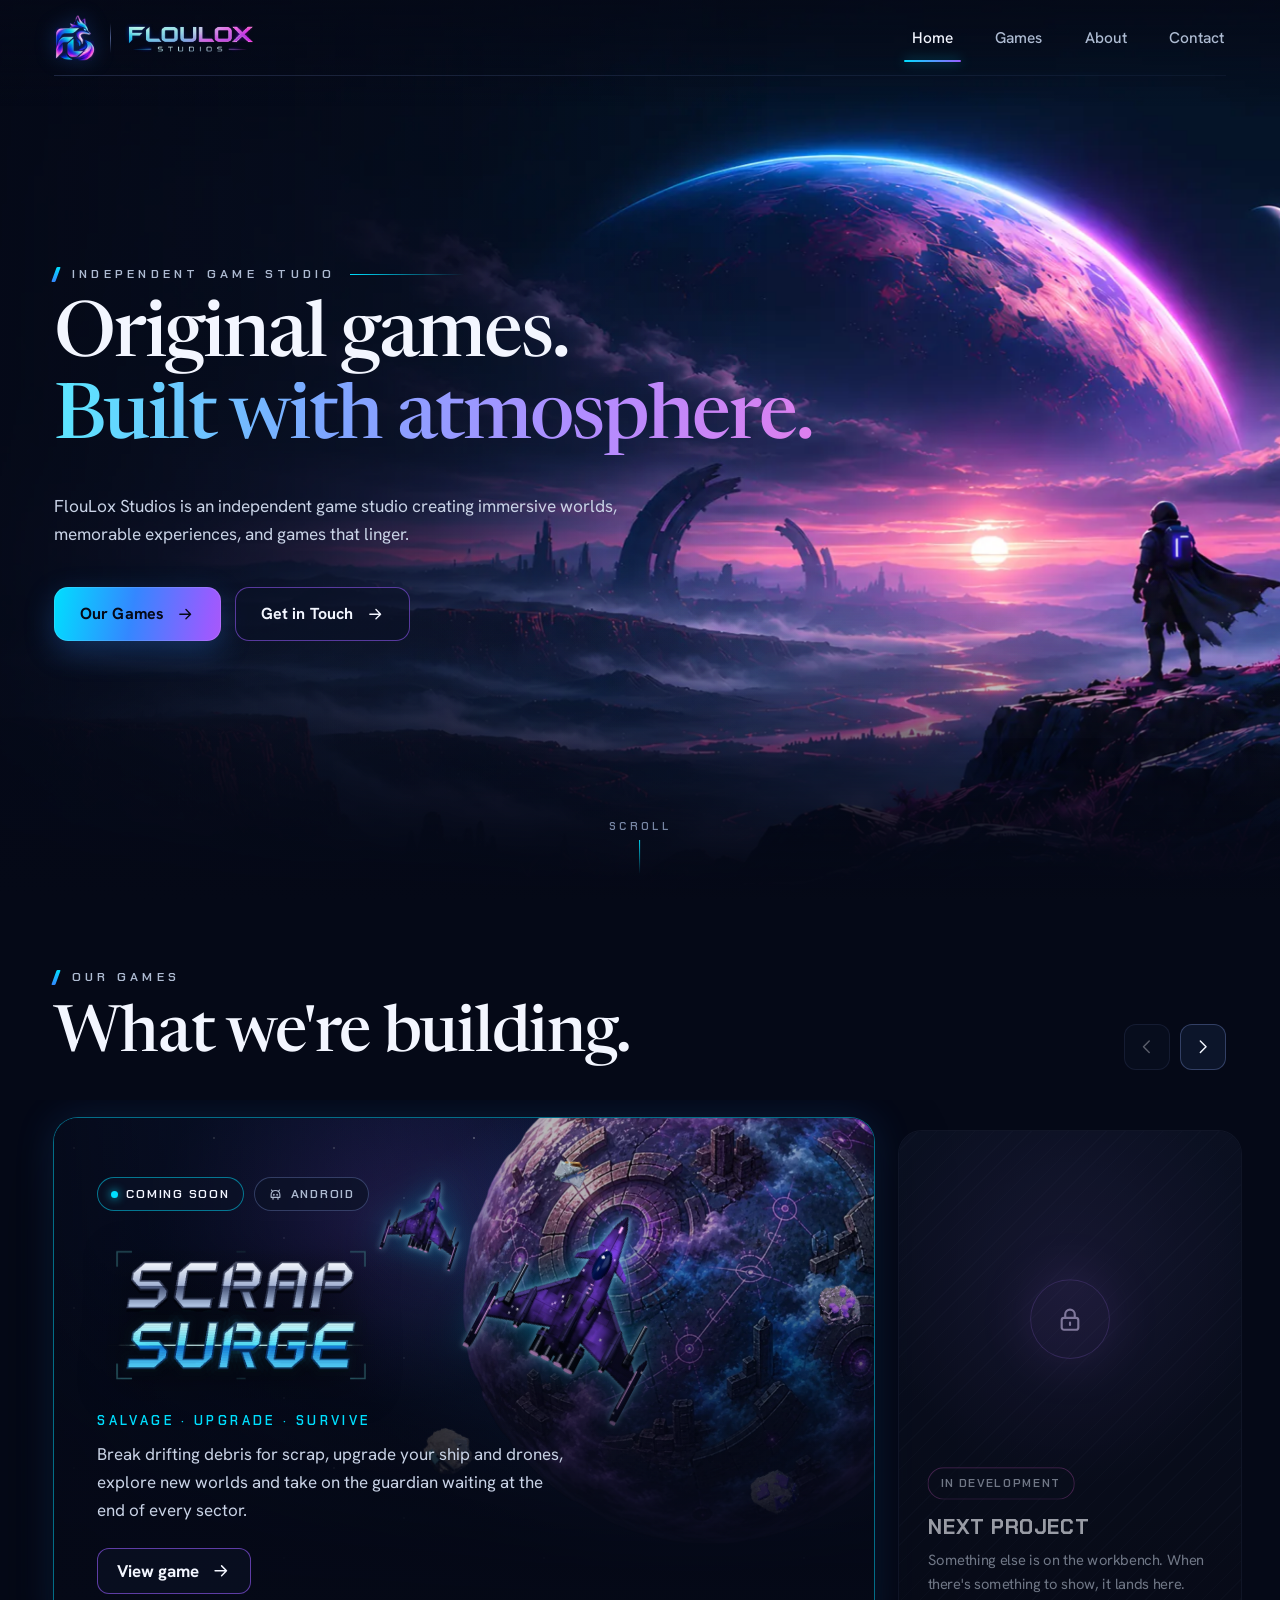
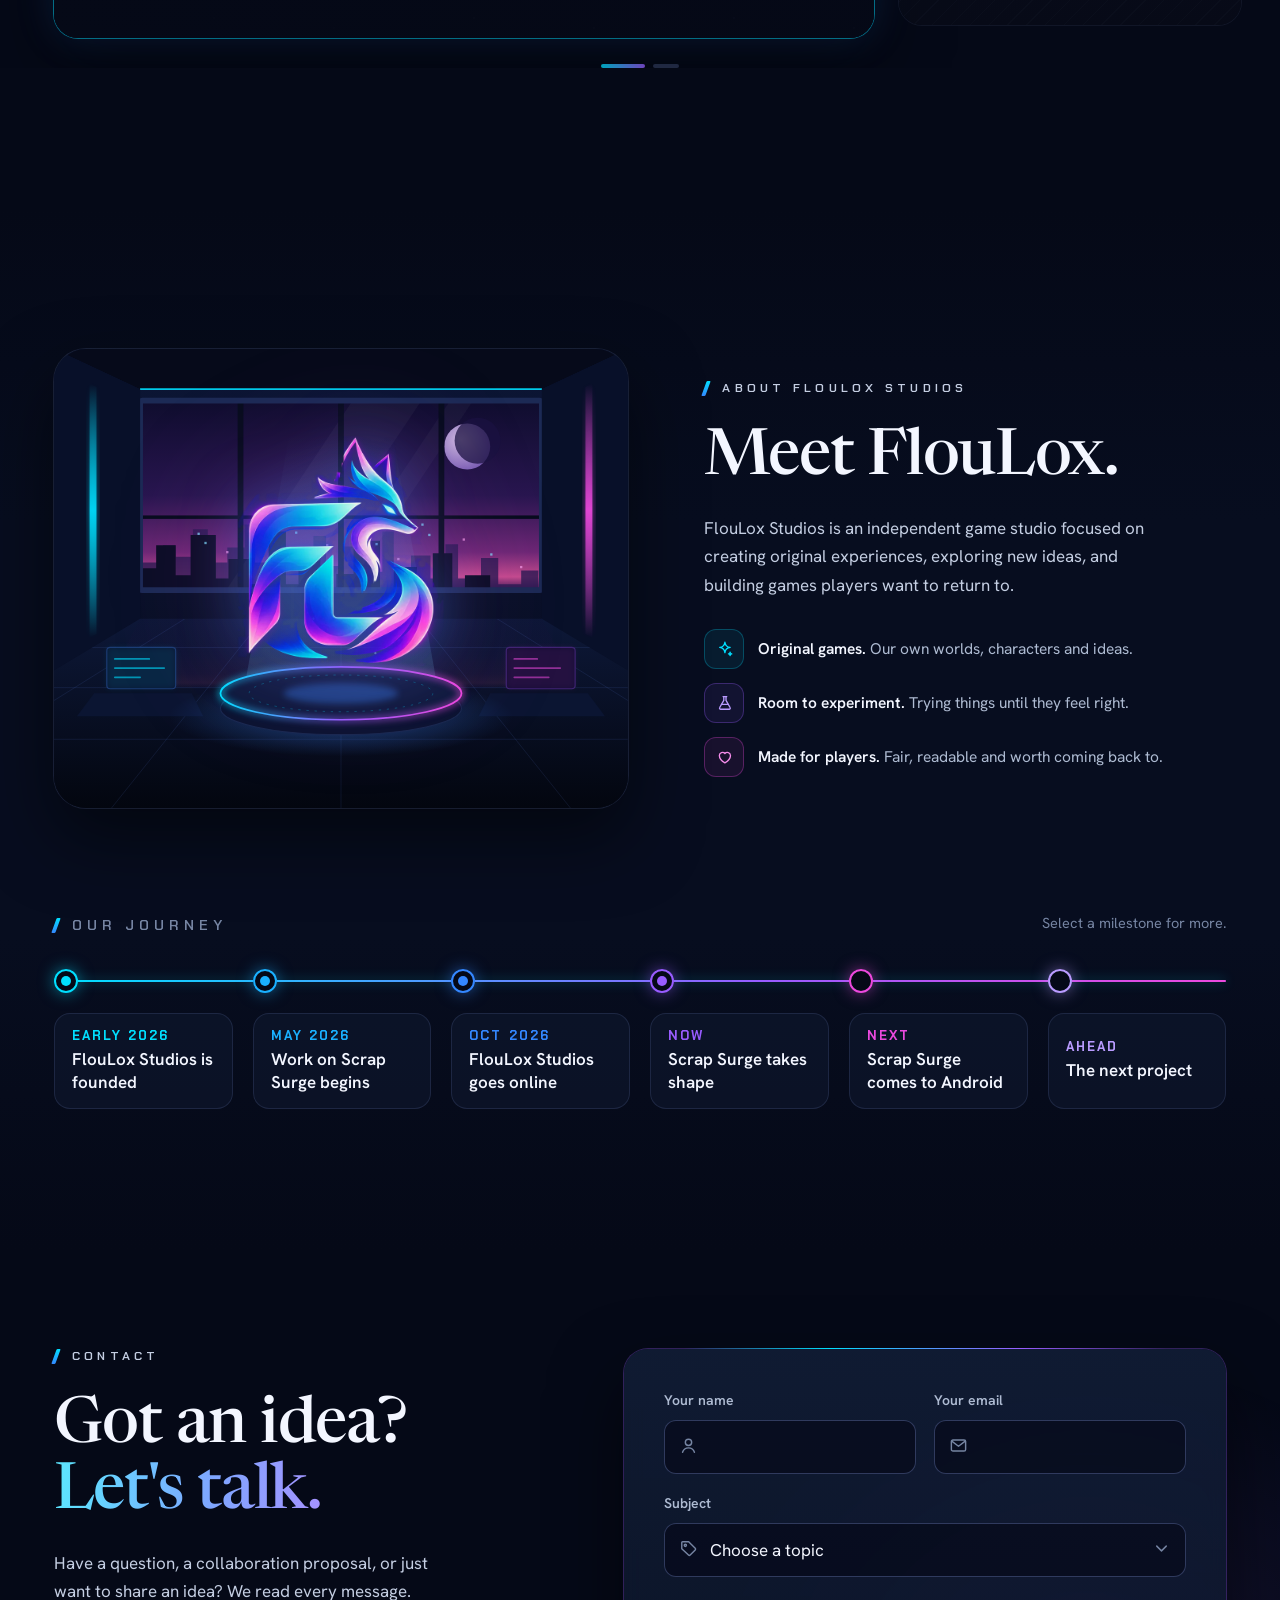
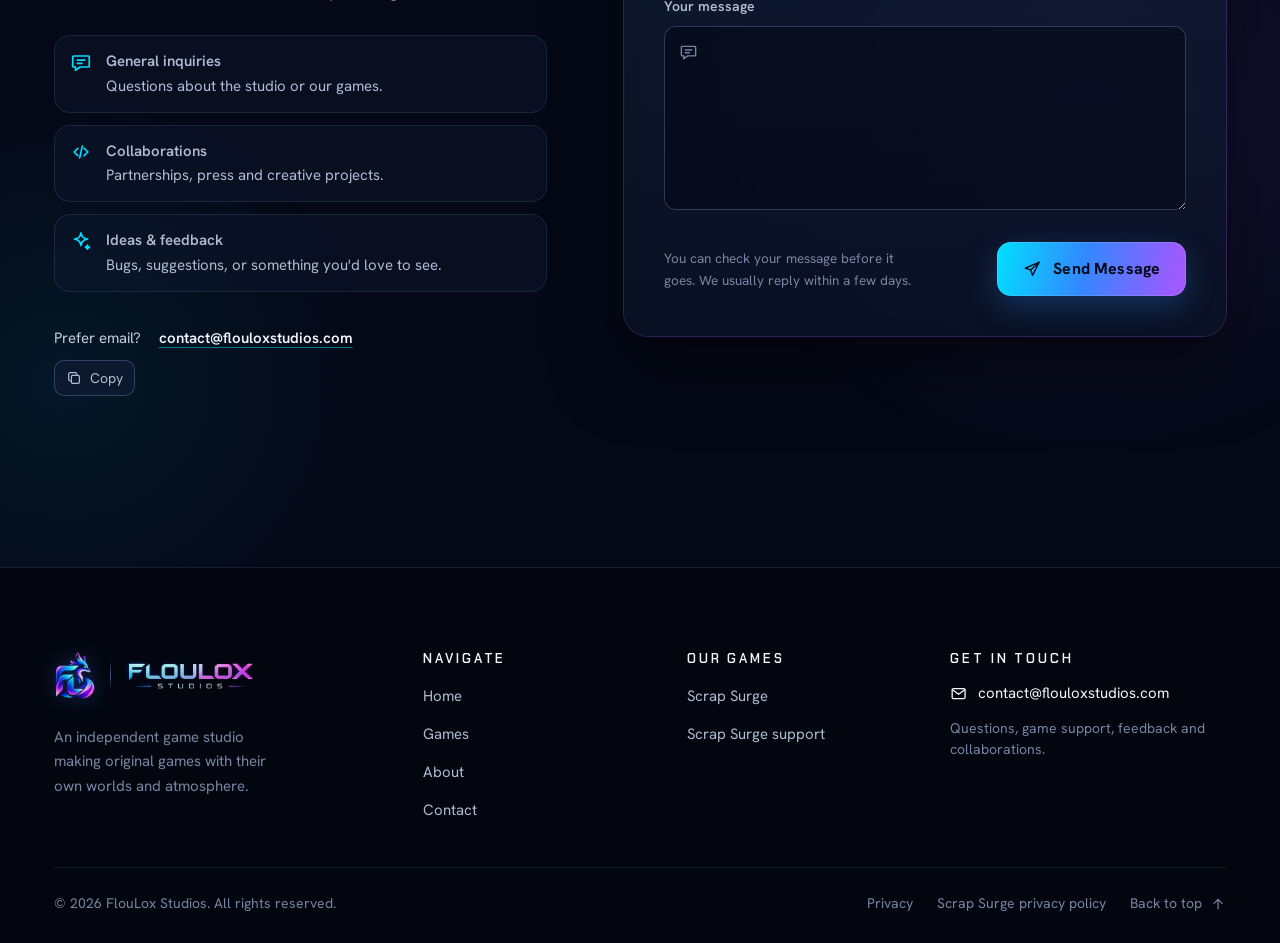
<file: index.html>
<!doctype html>
<html lang="en">
<head>
<meta charset="utf-8">
<meta name="viewport" content="width=device-width, initial-scale=1">
<title>FlouLox Studios | Independent game studio</title>
<meta name="description" content="FlouLox Studios is an independent game studio creating immersive worlds, memorable experiences, and games that linger. Our first game, Scrap Surge, is coming soon to Android.">
<link rel="canonical" href="https://flouloxstudios.com/">
<meta name="theme-color" content="#050917">
<meta property="og:type" content="website">
<meta property="og:site_name" content="FlouLox Studios">
<meta property="og:title" content="FlouLox Studios">
<meta property="og:description" content="Original games. Built with atmosphere.">
<meta property="og:url" content="https://flouloxstudios.com/">
<meta property="og:image" content="https://flouloxstudios.com/assets/img/og.jpg">
<meta property="og:image:width" content="1200">
<meta property="og:image:height" content="630">
<meta name="twitter:card" content="summary_large_image">
<link rel="icon" href="/assets/img/favicon.png" type="image/png">
<link rel="apple-touch-icon" href="/assets/img/icon-180.png">
<link rel="preload" as="image" type="image/webp" imagesrcset="/assets/img/hero-1280.webp 1280w, /assets/img/hero-1920.webp 1920w, /assets/img/hero-2560.webp 2560w" imagesizes="(max-width: 820px) 120vh, (max-aspect-ratio: 16/9) 188vh, 106vw" fetchpriority="high">
<link rel="preload" href="/assets/fonts/newsreader-500.woff2" as="font" type="font/woff2" crossorigin>
<link rel="stylesheet" href="/assets/css/site.css">
<script>document.documentElement.classList.add("js");</script>
<script type="application/ld+json">
{"@context":"https://schema.org","@type":"Organization","name":"FlouLox Studios","url":"https://flouloxstudios.com/","logo":"https://flouloxstudios.com/assets/img/icon-512.png","email":"contact@flouloxstudios.com"}
</script>
<script src="/assets/js/site.js" defer></script>
</head>
<body class="home" id="top">
<a class="skip" href="#main">Skip to content</a>
<!-- header current=home -->
<header class="site-header" data-header>
  <div class="wrap">
    <a class="brand" href="/" aria-label="FlouLox Studios home">
      <img class="mark" src="/assets/img/emblem-sm.webp" alt="" width="112" height="124">
      <span class="sep" aria-hidden="true"></span>
      <img class="word" src="/assets/img/wordmark.webp" alt="" width="400" height="88">
    </a>
    <button class="nav-toggle icon-btn" type="button" aria-expanded="false" aria-controls="main-nav" aria-label="Open menu"><svg class="ic" aria-hidden="true"><use href="/assets/img/icons.svg#menu"/></svg></button>
    <nav class="main-nav" id="main-nav" aria-label="Main">
      <a href="/" data-nav="home" aria-current="page" data-spy="top">Home</a>
      <a href="/#games" data-nav="games" data-spy="games">Games</a>
      <a href="/#about" data-nav="about" data-spy="about">About</a>
      <a href="/#contact" data-nav="contact" data-spy="contact">Contact</a>
    </nav>
  </div>
</header>
<!-- /header -->

<main id="main">
  <!-- 1. Hero -->
  <section class="hero" aria-labelledby="hero-title" data-hero>
    <div class="hero-scene" aria-hidden="true">
      <div class="hero-sky"></div>
      <div class="hero-art">
        <div class="cam">
          <img src="/assets/img/hero-1920.webp" srcset="/assets/img/hero-1280.webp 1280w, /assets/img/hero-1920.webp 1920w, /assets/img/hero-2560.webp 2560w" sizes="(max-width: 820px) 120vh, (max-aspect-ratio: 16/9) 188vh, 106vw" alt="" width="1920" height="1081" fetchpriority="high">
          <div class="hero-light"></div>
        </div>
      </div>
      <div class="fog"></div>
      <div class="fog f2"></div>
      <div class="motes">
        <i style="--x:58%;--y:18%;--t:16s;--dl:0s;--dx:30px"></i>
        <i style="--x:66%;--y:30%;--t:19s;--dl:3s;--s:2px"></i>
        <i style="--x:74%;--y:12%;--t:15s;--dl:6s;--dx:-20px"></i>
        <i style="--x:82%;--y:26%;--t:21s;--dl:1.5s;--s:2px"></i>
        <i style="--x:88%;--y:40%;--t:17s;--dl:8s"></i>
        <i style="--x:62%;--y:44%;--t:20s;--dl:10s;--s:2px;--dx:-30px"></i>
        <i style="--x:93%;--y:16%;--t:18s;--dl:12s;--s:2px"></i>
        <i style="--x:70%;--y:52%;--t:22s;--dl:5s"></i>
      </div>
      <div class="hero-shade"></div>
      <div class="hero-fade"></div>
    </div>
    <div class="wrap">
      <div class="hero-copy">
        <p class="eyebrow trail">Independent game studio</p>
        <h1 id="hero-title"><span class="line">Original games.</span> <span class="line grad-text">Built with atmosphere.</span></h1>
        <p class="lead">FlouLox Studios is an independent game studio creating immersive worlds, memorable experiences, and games that linger.</p>
        <div class="btn-row">
          <a class="btn" href="#games">Our Games<svg class="ic go" aria-hidden="true"><use href="/assets/img/icons.svg#arrow"/></svg></a>
          <a class="btn btn-ghost" href="#contact">Get in Touch<svg class="ic go" aria-hidden="true"><use href="/assets/img/icons.svg#arrow"/></svg></a>
        </div>
      </div>
    </div>
    <a class="scroll-cue" href="#games" aria-hidden="true" tabindex="-1">Scroll<i></i></a>
  </section>

  <!-- 2. Our games. Each game is one .slide.game <li>; copy the Scrap Surge one to add a game (newest first).
       The carousel adapts to any number of slides: arrows and dots only appear when there is something to scroll to. -->
  <section class="games-section" id="games" aria-labelledby="games-title">
    <div class="wrap section-head">
      <div class="reveal">
        <p class="eyebrow">Our games</p>
        <h2 class="title" id="games-title">What we're building.</h2>
      </div>
      <div class="show-controls" data-show-controls hidden>
        <button class="icon-btn" type="button" data-prev aria-label="Previous game" aria-controls="game-track"><svg class="ic" aria-hidden="true"><use href="/assets/img/icons.svg#chev-l"/></svg></button>
        <button class="icon-btn" type="button" data-next aria-label="Next game" aria-controls="game-track"><svg class="ic" aria-hidden="true"><use href="/assets/img/icons.svg#chev-r"/></svg></button>
      </div>
    </div>
    <div class="showcase reveal" data-showcase>
      <ul class="show-track" id="game-track" aria-label="Games" tabindex="0">
        <li class="slide game">
          <a class="game-card" href="/scrap-surge/">
            <div class="game-art" aria-hidden="true">
              <div class="space-bg"></div>
              <img class="planet" src="/scrap-surge/img/planet-signal_nexus.webp" alt="" width="900" height="900" loading="lazy">
              <i class="chunk" style="--bx:0;--by:0;left:44%;top:58%;--r:20deg;--k:26px"></i>
              <i class="chunk" style="--bx:-64px;--by:-128px;left:84%;top:66%;--r:-30deg;--k:10px"></i>
              <i class="chunk" style="--bx:-128px;--by:-64px;left:60%;top:6%;--r:10deg;--k:34px;width:48px;height:48px;background-size:192px auto;background-position:-96px -48px"></i>
              <i class="chunk" style="--bx:-192px;--by:-256px;left:92%;top:30%;--r:40deg;--k:18px"></i>
              <img class="ship s2" src="/scrap-surge/img/ship-void.webp" alt="" width="540" height="599" loading="lazy">
              <img class="ship" src="/scrap-surge/img/ship-void.webp" alt="" width="540" height="599" loading="lazy">
              <div class="shade"></div>
            </div>
            <div class="body">
              <ul class="pills">
                <li class="pill status">Coming soon</li>
                <li class="pill"><svg class="ic" aria-hidden="true"><use href="/assets/img/icons.svg#android"/></svg>Android</li>
              </ul>
              <h3><img class="logo" src="/scrap-surge/logo.png" alt="Scrap Surge" width="720" height="412" loading="lazy"></h3>
              <p class="tagline">Salvage · Upgrade · Survive</p>
              <p class="desc">Break drifting debris for scrap, upgrade your ship and drones, explore new worlds and take on the guardian waiting at the end of every sector.</p>
              <span class="cta">View game<svg class="ic" aria-hidden="true"><use href="/assets/img/icons.svg#arrow"/></svg></span>
            </div>
          </a>
        </li>
        <li class="slide tease">
          <article class="tease-card">
            <span class="lock" aria-hidden="true"><svg class="ic"><use href="/assets/img/icons.svg#lock"/></svg></span>
            <span class="pill violet">In development</span>
            <h3>Next project</h3>
            <p>Something else is on the workbench. When there's something to show, it lands here.</p>
          </article>
        </li>
      </ul>
      <div class="show-dots" data-show-dots hidden></div>
    </div>
  </section>

  <!-- 3. About + journey -->
  <section class="about-section" id="about" aria-labelledby="about-title">
    <div class="wrap">
      <div class="about-grid">
        <div class="studio reveal" data-studio aria-hidden="true">
          <svg class="room" viewBox="0 0 1000 800" preserveAspectRatio="xMidYMid slice">
            <defs>
              <linearGradient id="st-wall" x1="0" y1="0" x2="0" y2="1"><stop offset="0" stop-color="#0c1636"/><stop offset="1" stop-color="#060b1c"/></linearGradient>
              <linearGradient id="st-sky" x1="0" y1="0" x2="0" y2="1"><stop offset="0" stop-color="#0f0d2e"/><stop offset=".5" stop-color="#28164f"/><stop offset=".8" stop-color="#6d2775"/><stop offset=".93" stop-color="#c34a8e"/><stop offset="1" stop-color="#3b1a55"/></linearGradient>
              <linearGradient id="st-floor" x1="0" y1="0" x2="0" y2="1"><stop offset="0" stop-color="#0d1838"/><stop offset="1" stop-color="#03060f"/></linearGradient>
              <linearGradient id="st-rim" x1="0" y1="0" x2="1" y2="0"><stop offset="0" stop-color="#00dfff"/><stop offset=".5" stop-color="#985cff"/><stop offset="1" stop-color="#ec49de"/></linearGradient>
              <linearGradient id="st-cone" x1="0" y1="1" x2="0" y2="0"><stop offset="0" stop-color="#7fd8ff" stop-opacity=".3"/><stop offset="1" stop-color="#7fd8ff" stop-opacity="0"/></linearGradient>
              <linearGradient id="st-stripC" x1="0" y1="0" x2="0" y2="1"><stop offset="0" stop-color="#00dfff" stop-opacity="0"/><stop offset=".5" stop-color="#00dfff"/><stop offset="1" stop-color="#00dfff" stop-opacity="0"/></linearGradient>
              <linearGradient id="st-stripM" x1="0" y1="0" x2="0" y2="1"><stop offset="0" stop-color="#ec49de" stop-opacity="0"/><stop offset=".5" stop-color="#ec49de"/><stop offset="1" stop-color="#ec49de" stop-opacity="0"/></linearGradient>
              <radialGradient id="st-pool" cx=".5" cy=".5" r=".5"><stop offset="0" stop-color="#3487ff" stop-opacity=".45"/><stop offset="1" stop-color="#3487ff" stop-opacity="0"/></radialGradient>
              <radialGradient id="st-moon" cx=".35" cy=".35" r=".7"><stop offset="0" stop-color="#f2dcff"/><stop offset="1" stop-color="#8a6cc7"/></radialGradient>
              <filter id="st-glow" x="-50%" y="-50%" width="200%" height="200%"><feGaussianBlur stdDeviation="6"/></filter>
              <clipPath id="st-win"><rect x="150" y="90" width="700" height="330" rx="4"/></clipPath>
              <clipPath id="st-floorclip"><path d="M0 560 150 470h700l150 90v240H0z"/></clipPath>
            </defs>
            <rect width="1000" height="800" fill="url(#st-wall)"/>
            <!-- window onto the city -->
            <g clip-path="url(#st-win)">
              <rect x="150" y="90" width="700" height="330" fill="url(#st-sky)"/>
              <circle cx="720" cy="170" r="40" fill="url(#st-moon)" opacity=".85"/>
              <circle cx="738" cy="160" r="40" fill="#1a1240" opacity=".75"/>
              <path fill="#2a1a52" opacity=".8" d="M150 372h40v-30h22v20h30v-48h26v58h34v-26h30v-40h18v66h40v-22h26v28h36v-52h22v52h30v-34h28v44h40v-70h20v70h30v-28h34v40h26v-60h22v60h40v-36h30v46h40v-24h30v54H150z"/>
              <path fill="#0b0d26" d="M150 420v-38h28v-40h34v52h26v-70h44v76h22v-34h40v44h30v-92h30v92h22v-46h38v58h28v-30h30v-58h46v88h24v-42h40v48h28v-72h34v72h22v-34h44v54h30v-22h36v56z"/>
              <g fill="#7fe3ff" opacity=".7"><rect x="250" y="320" width="4" height="4"/><rect x="262" y="336" width="4" height="4"/><rect x="408" y="300" width="4" height="4"/><rect x="420" y="318" width="4" height="4"/><rect x="560" y="338" width="4" height="4"/><rect x="640" y="304" width="4" height="4"/><rect x="652" y="322" width="4" height="4"/><rect x="760" y="356" width="4" height="4"/></g>
              <g fill="#f59ae9" opacity=".7"><rect x="300" y="352" width="4" height="4"/><rect x="474" y="340" width="4" height="4"/><rect x="598" y="364" width="4" height="4"/><rect x="712" y="330" width="4" height="4"/><rect x="812" y="378" width="4" height="4"/></g>
              <path d="M520 90 640 90 420 420 300 420z" fill="#fff" opacity=".035"/>
              <path d="M690 90h40L510 420h-40z" fill="#fff" opacity=".03"/>
            </g>
            <g fill="#070c1e"><rect x="320" y="90" width="10" height="330"/><rect x="495" y="90" width="10" height="330"/><rect x="670" y="90" width="10" height="330"/><rect x="150" y="290" width="700" height="6"/></g>
            <rect x="150" y="90" width="700" height="330" rx="4" fill="none" stroke="#1c2a55" stroke-width="10"/>
            <!-- ceiling and side walls -->
            <path d="M0 0h1000l-150 70H150z" fill="#060a1a"/>
            <path d="M150 70h700" stroke="#00dfff" stroke-width="3" opacity=".9"/>
            <path d="M150 70h700" stroke="#00dfff" stroke-width="10" opacity=".5" filter="url(#st-glow)"/>
            <path d="M0 0 150 70v400L0 560z" fill="#081029"/>
            <path d="M1000 0 850 70v400l150 90z" fill="#081029"/>
            <path d="M62 60 74 66v430l-12 7z" fill="url(#st-stripC)" opacity=".9"/>
            <path d="M62 60 74 66v430l-12 7z" fill="url(#st-stripC)" opacity=".6" filter="url(#st-glow)"/>
            <path d="M938 60 926 66v430l12 7z" fill="url(#st-stripM)" opacity=".9"/>
            <path d="M938 60 926 66v430l12 7z" fill="url(#st-stripM)" opacity=".6" filter="url(#st-glow)"/>
            <!-- floor with a soft perspective grid and the window's reflection -->
            <path d="M0 560 150 470h700l150 90v240H0z" fill="url(#st-floor)"/>
            <g clip-path="url(#st-floorclip)">
              <path d="M150 470h700l60 120H90z" fill="url(#st-sky)" opacity=".12"/>
              <g stroke="#6f8fff" stroke-opacity=".12" stroke-width="1.5" fill="none">
                <path d="M500 300-700 800M500 300-300 800M500 300 100 800M500 300 500 800M500 300 900 800M500 300 1300 800M500 300 1700 800"/>
                <path d="M0 520h1000M0 590h1000M0 680h1000"/>
              </g>
            </g>
            <!-- consoles -->
            <g>
              <path d="M40 640 70 600h170l20 40z" fill="#0b1532"/>
              <rect x="92" y="520" width="120" height="72" rx="6" fill="#0a1734" stroke="#1d3770" stroke-width="2"/>
              <g stroke="#00dfff" stroke-width="3" opacity=".6" stroke-linecap="round"><path d="M106 540h60M106 556h86M106 572h44"/></g>
              <rect x="92" y="520" width="120" height="72" rx="6" fill="#00dfff" opacity=".08" filter="url(#st-glow)"/>
              <path d="M960 640 930 600H760l-20 40z" fill="#0b1532"/>
              <rect x="788" y="520" width="120" height="72" rx="6" fill="#140d34" stroke="#3a2370" stroke-width="2"/>
              <g stroke="#ec49de" stroke-width="3" opacity=".55" stroke-linecap="round"><path d="M802 540h40M802 556h80M802 572h60"/></g>
              <rect x="788" y="520" width="120" height="72" rx="6" fill="#ec49de" opacity=".07" filter="url(#st-glow)"/>
            </g>
            <!-- display platform -->
            <path d="M330 600 670 600 590 150H410z" fill="url(#st-cone)" opacity=".55"/>
            <ellipse cx="500" cy="640" rx="300" ry="70" fill="url(#st-pool)"/>
            <path d="M290 600v26a210 46 0 0 0 420 0v-26z" fill="#0a1330"/>
            <ellipse cx="500" cy="626" rx="210" ry="46" fill="none" stroke="#18284f" stroke-width="2"/>
            <ellipse cx="500" cy="600" rx="210" ry="46" fill="#0d1a3c" stroke="url(#st-rim)" stroke-width="3"/>
            <ellipse cx="500" cy="600" rx="210" ry="46" fill="none" stroke="url(#st-rim)" stroke-width="10" opacity=".5" filter="url(#st-glow)"/>
            <ellipse cx="500" cy="600" rx="160" ry="32" fill="none" stroke="#00dfff" stroke-opacity=".45" stroke-dasharray="4 10"/>
            <ellipse cx="500" cy="600" rx="100" ry="18" fill="#3487ff" opacity=".35" filter="url(#st-glow)"/>
            <g fill="#bfe9ff"><circle cx="452" cy="470" r="2" opacity=".6"/><circle cx="540" cy="420" r="1.6" opacity=".5"/><circle cx="476" cy="300" r="1.6" opacity=".4"/><circle cx="560" cy="530" r="2" opacity=".5"/></g>
          </svg>
          <div class="holo"><img src="/assets/img/emblem.webp" alt="" width="520" height="578" loading="lazy"></div>
          <div class="dim"></div>
        </div>
        <div class="about-copy">
          <p class="eyebrow reveal">About FlouLox Studios</p>
          <h2 class="title reveal" id="about-title" style="--d:80ms">Meet FlouLox.</h2>
          <p class="reveal" style="--d:160ms">FlouLox Studios is an independent game studio focused on creating original experiences, exploring new ideas, and building games players want to return to.</p>
          <ul class="values">
            <li class="reveal" style="--d:240ms"><span class="ic-wrap" aria-hidden="true"><svg class="ic"><use href="/assets/img/icons.svg#spark"/></svg></span><span><b>Original games.</b> Our own worlds, characters and ideas.</span></li>
            <li class="reveal" style="--d:320ms"><span class="ic-wrap" aria-hidden="true"><svg class="ic"><use href="/assets/img/icons.svg#flask"/></svg></span><span><b>Room to experiment.</b> Trying things until they feel right.</span></li>
            <li class="reveal" style="--d:400ms"><span class="ic-wrap" aria-hidden="true"><svg class="ic"><use href="/assets/img/icons.svg#heart"/></svg></span><span><b>Made for players.</b> Fair, readable and worth coming back to.</span></li>
          </ul>
        </div>
      </div>

      <!-- Journey: add a milestone by copying an <li>. Use .future for things that haven't happened yet. -->
      <div class="journey">
        <div class="journey-head reveal">
          <p class="eyebrow">Our journey</p>
          <p>Select a milestone for more.</p>
        </div>
        <ol class="timeline" data-timeline style="--n:6">
          <li class="rail" aria-hidden="true"></li>
          <li class="milestone" style="--c:var(--cyan);--d:250ms">
            <span class="dot" aria-hidden="true"></span>
            <button type="button" aria-expanded="false"><span class="when">Early 2026</span><span class="what">FlouLox Studios is founded</span><span class="more"><span>An independent studio with one goal: polished, atmospheric games with worlds of their own.</span></span></button>
          </li>
          <li class="milestone" style="--c:#1ab0ff;--d:420ms">
            <span class="dot" aria-hidden="true"></span>
            <button type="button" aria-expanded="false"><span class="when">May 2026</span><span class="what">Work on Scrap Surge begins</span><span class="more"><span>The first version of a portrait space-salvage game for phones: tap debris, collect scrap, upgrade the ship.</span></span></button>
          </li>
          <li class="milestone" style="--c:var(--blue);--d:590ms">
            <span class="dot" aria-hidden="true"></span>
            <button type="button" aria-expanded="false"><span class="when">Oct 2026</span><span class="what">FlouLox Studios goes online</span><span class="more"><span>The studio website launches, with the Scrap Surge privacy policy and a place to reach us.</span></span></button>
          </li>
          <li class="milestone" style="--c:var(--violet);--d:760ms">
            <span class="dot" aria-hidden="true"></span>
            <button type="button" aria-expanded="false"><span class="when">Now</span><span class="what">Scrap Surge takes shape</span><span class="more"><span>17 worlds, sector guardians, hangar upgrades, Endless runs and leaderboards are in the current build.</span></span></button>
          </li>
          <li class="milestone future" style="--c:var(--magenta);--d:930ms">
            <span class="dot" aria-hidden="true"></span>
            <button type="button" aria-expanded="false"><span class="when">Next</span><span class="what">Scrap Surge comes to Android</span><span class="more"><span>Coming soon to Google Play. We'll share a date once there is one.</span></span></button>
          </li>
          <li class="milestone future" style="--c:#b99bff;--d:1100ms">
            <span class="dot" aria-hidden="true"></span>
            <button type="button" aria-expanded="false"><span class="when">Ahead</span><span class="what">The next project</span><span class="more"><span>Something else is on the workbench. More worlds, more ideas.</span></span></button>
          </li>
        </ol>
      </div>
    </div>
  </section>

  <!-- 4. Contact -->
  <section class="contact-section" id="contact" aria-labelledby="contact-title">
    <div class="wrap contact-grid">
      <div class="contact-copy">
        <p class="eyebrow reveal">Contact</p>
        <h2 class="title reveal" id="contact-title" style="--d:80ms"><span class="line">Got an idea?</span><span class="line grad-text">Let's talk.</span></h2>
        <p class="reveal" style="--d:160ms">Have a question, a collaboration proposal, or just want to share an idea? We read every message.</p>
        <ul class="reasons">
          <li class="reveal" style="--d:200ms"><svg class="ic" aria-hidden="true"><use href="/assets/img/icons.svg#chat"/></svg><span><b>General inquiries</b><span>Questions about the studio or our games.</span></span></li>
          <li class="reveal" style="--d:260ms"><svg class="ic" aria-hidden="true"><use href="/assets/img/icons.svg#code"/></svg><span><b>Collaborations</b><span>Partnerships, press and creative projects.</span></span></li>
          <li class="reveal" style="--d:320ms"><svg class="ic" aria-hidden="true"><use href="/assets/img/icons.svg#spark"/></svg><span><b>Ideas &amp; feedback</b><span>Bugs, suggestions, or something you'd love to see.</span></span></li>
        </ul>
        <p class="direct reveal" style="--d:360ms">Prefer email? <a href="mailto:contact@flouloxstudios.com">contact@flouloxstudios.com</a>
          <button class="copy-btn" type="button" data-copy="contact@flouloxstudios.com"><svg class="ic" aria-hidden="true"><use href="/assets/img/icons.svg#copy"/></svg><span>Copy</span></button></p>
      </div>

      <!-- Pressing Send first shows a review dialog. Confirming it then either:
           - sends the message straight from the page through a form service, when one is configured:
             Web3Forms: put the access key in data-access-key, or
             Formspree (or similar): put the form URL in data-endpoint;
             and mention that service in /privacy/;
           - or, with neither set, opens the visitor's email app with the message filled in. -->
      <div class="form-panel reveal" style="--d:120ms">
        <form class="contact-form" data-contact data-access-key="bbecb0ff-e27e-427a-a005-206ca18f92a6" data-endpoint="" data-to="contact@flouloxstudios.com" action="mailto:contact@flouloxstudios.com" method="post" enctype="text/plain" novalidate>
          <div class="form-grid">
            <div class="field">
              <label for="cf-name">Your name</label>
              <div class="control"><svg class="ic" aria-hidden="true"><use href="/assets/img/icons.svg#user"/></svg><input id="cf-name" name="name" type="text" autocomplete="name" required maxlength="100" aria-describedby="cf-name-err"></div>
              <p class="error" id="cf-name-err" aria-live="polite"></p>
            </div>
            <div class="field">
              <label for="cf-email">Your email</label>
              <div class="control"><svg class="ic" aria-hidden="true"><use href="/assets/img/icons.svg#mail"/></svg><input id="cf-email" name="email" type="email" autocomplete="email" required maxlength="200" aria-describedby="cf-email-err"></div>
              <p class="error" id="cf-email-err" aria-live="polite"></p>
            </div>
            <div class="field full">
              <label for="cf-topic">Subject</label>
              <div class="control"><svg class="ic" aria-hidden="true"><use href="/assets/img/icons.svg#tag"/></svg>
                <select id="cf-topic" name="topic" required aria-describedby="cf-topic-err">
                  <option value="">Choose a topic</option>
                  <option>General inquiry</option>
                  <option>Game support</option>
                  <option>Collaboration</option>
                  <option>Feedback</option>
                  <option>Other</option>
                </select><svg class="ic chev" aria-hidden="true"><use href="/assets/img/icons.svg#chev-d"/></svg></div>
              <p class="error" id="cf-topic-err" aria-live="polite"></p>
            </div>
            <div class="field full">
              <label for="cf-message">Your message</label>
              <div class="control"><svg class="ic" aria-hidden="true"><use href="/assets/img/icons.svg#chat"/></svg><textarea id="cf-message" name="message" required minlength="10" maxlength="5000" rows="6" aria-describedby="cf-message-err"></textarea></div>
              <p class="error" id="cf-message-err" aria-live="polite"></p>
            </div>
            <div class="hp" aria-hidden="true"><label for="cf-company">Company</label><input id="cf-company" name="company" type="text" tabindex="-1" autocomplete="off"></div>
          </div>
          <div class="form-foot">
            <small data-form-note>You can check your message before it goes. We usually reply within a few days.</small>
            <button class="btn" type="submit"><span class="spin" aria-hidden="true"></span><svg class="ic" aria-hidden="true"><use href="/assets/img/icons.svg#send"/></svg><span data-label>Send Message</span></button>
          </div>
          <div class="form-status" role="status" aria-live="polite"><div><p hidden></p></div></div>
        </form>
        <dialog class="review" aria-labelledby="rv-title" aria-describedby="rv-note">
          <form method="dialog" class="review-card">
            <button class="icon-btn x" value="cancel" aria-label="Close and keep editing"><svg class="ic" aria-hidden="true"><use href="/assets/img/icons.svg#close"/></svg></button>
            <p class="eyebrow">Before it goes</p>
            <h3 id="rv-title">Ready to send?</h3>
            <dl>
              <div><dt>From</dt><dd data-rv="from"></dd></div>
              <div><dt>Subject</dt><dd data-rv="topic"></dd></div>
              <div class="msg"><dt>Message</dt><dd data-rv="message"></dd></div>
            </dl>
            <p class="rv-note" id="rv-note" data-rv-note></p>
            <div class="rv-actions">
              <button class="btn btn-ghost" value="cancel"><svg class="ic" aria-hidden="true"><use href="/assets/img/icons.svg#back"/></svg>Edit message</button>
              <button class="btn" value="send" data-rv-send><svg class="ic" aria-hidden="true"><use href="/assets/img/icons.svg#send"/></svg><span>Send now</span></button>
            </div>
          </form>
        </dialog>
      </div>
    </div>
  </section>
</main>

<!-- footer -->
<footer class="site-footer">
  <div class="wrap">
    <div class="foot-grid">
      <div class="foot-brand">
        <a class="brand" href="/" aria-label="FlouLox Studios home">
          <img class="mark" src="/assets/img/emblem-sm.webp" alt="" width="112" height="124" loading="lazy">
          <span class="sep" aria-hidden="true"></span>
          <img class="word" src="/assets/img/wordmark.webp" alt="" width="400" height="88" loading="lazy">
        </a>
        <p>An independent game studio making original games with their own worlds and atmosphere.</p>
      </div>
      <nav class="foot-col" aria-labelledby="foot-nav">
        <h2 id="foot-nav">Navigate</h2>
        <ul>
          <li><a href="/">Home</a></li>
          <li><a href="/#games">Games</a></li>
          <li><a href="/#about">About</a></li>
          <li><a href="/#contact">Contact</a></li>
        </ul>
      </nav>
      <div class="foot-col">
        <h2>Our games</h2>
        <ul>
          <li><a href="/scrap-surge/">Scrap Surge</a></li>
          <li><a href="/scrap-surge/#support">Scrap Surge support</a></li>
        </ul>
      </div>
      <div class="foot-col">
        <h2>Get in touch</h2>
        <a class="mail-link" href="mailto:contact@flouloxstudios.com"><svg class="ic" aria-hidden="true"><use href="/assets/img/icons.svg#mail"/></svg>contact@flouloxstudios.com</a>
        <small>Questions, game support, feedback and collaborations.</small>
      </div>
    </div>
    <div class="foot-bottom">
      <p>&copy; 2026 FlouLox Studios. All rights reserved.</p>
      <nav aria-label="Legal">
        <a href="/privacy/">Privacy</a>
        <a href="/scrap-surge/privacy.html">Scrap Surge privacy policy</a>
        <a class="to-top" href="#top">Back to top<svg class="ic" aria-hidden="true"><use href="/assets/img/icons.svg#up"/></svg></a>
      </nav>
    </div>
  </div>
</footer>
<!-- /footer -->
</body>
</html>
</file>
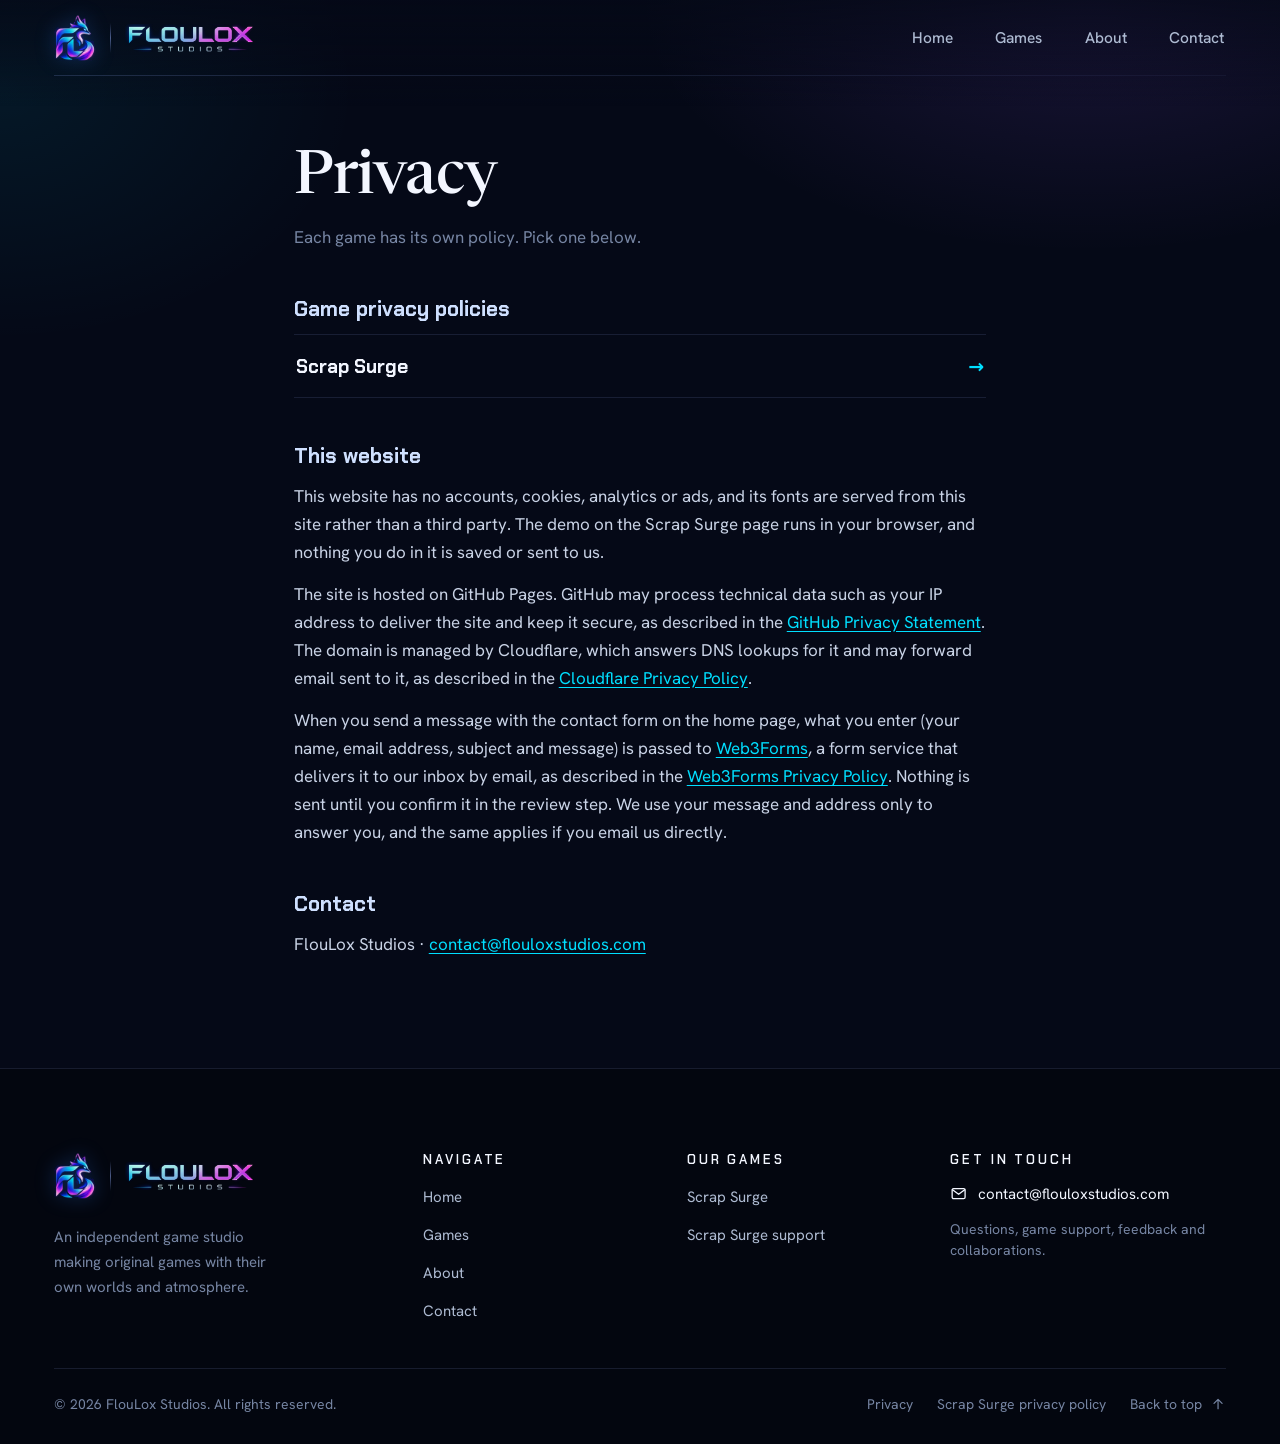
<file: privacy/index.html>
<!doctype html>
<html lang="en">
<head>
<meta charset="utf-8">
<meta name="viewport" content="width=device-width, initial-scale=1">
<title>Privacy | FlouLox Studios</title>
<meta name="description" content="Privacy policies for FlouLox Studios games, and how this website handles your data.">
<link rel="canonical" href="https://flouloxstudios.com/privacy/">
<meta name="theme-color" content="#050917">
<link rel="icon" href="/assets/img/favicon.png" type="image/png">
<link rel="apple-touch-icon" href="/assets/img/icon-180.png">
<link rel="stylesheet" href="/assets/css/site.css">
<script>document.documentElement.classList.add("js");</script>
<script src="/assets/js/site.js" defer></script>
</head>
<body id="top">
<div class="page-glow" aria-hidden="true"></div>
<a class="skip" href="#main">Skip to content</a>
<!-- header current=none -->
<header class="site-header" data-header>
  <div class="wrap">
    <a class="brand" href="/" aria-label="FlouLox Studios home">
      <img class="mark" src="/assets/img/emblem-sm.webp" alt="" width="112" height="124">
      <span class="sep" aria-hidden="true"></span>
      <img class="word" src="/assets/img/wordmark.webp" alt="" width="400" height="88">
    </a>
    <button class="nav-toggle icon-btn" type="button" aria-expanded="false" aria-controls="main-nav" aria-label="Open menu"><svg class="ic" aria-hidden="true"><use href="/assets/img/icons.svg#menu"/></svg></button>
    <nav class="main-nav" id="main-nav" aria-label="Main">
      <a href="/" data-nav="home" data-spy="top">Home</a>
      <a href="/#games" data-nav="games" data-spy="games">Games</a>
      <a href="/#about" data-nav="about" data-spy="about">About</a>
      <a href="/#contact" data-nav="contact" data-spy="contact">Contact</a>
    </nav>
  </div>
</header>
<!-- /header -->

<main id="main" class="prose">
  <h1>Privacy</h1>
  <p class="meta">Each game has its own policy. Pick one below.</p>

  <h2>Game privacy policies</h2>
  <ul class="policy-list">
    <li><a href="/scrap-surge/privacy.html">Scrap Surge <span>&rarr;</span></a></li>
  </ul>

  <h2>This website</h2>
  <p>This website has no accounts, cookies, analytics or ads, and its fonts are served from this site rather than a third party. The demo on the Scrap Surge page runs in your browser, and nothing you do in it is saved or sent to us.</p>
  <p>The site is hosted on GitHub Pages. GitHub may process technical data such as your IP address to deliver the site and keep it secure, as described in the <a href="https://docs.github.com/en/site-policy/privacy-policies/github-general-privacy-statement">GitHub Privacy Statement</a>. The domain is managed by Cloudflare, which answers DNS lookups for it and may forward email sent to it, as described in the <a href="https://www.cloudflare.com/privacypolicy/">Cloudflare Privacy Policy</a>.</p>
  <p>When you send a message with the contact form on the home page, what you enter (your name, email address, subject and message) is passed to <a href="https://web3forms.com">Web3Forms</a>, a form service that delivers it to our inbox by email, as described in the <a href="https://web3forms.com/privacy">Web3Forms Privacy Policy</a>. Nothing is sent until you confirm it in the review step. We use your message and address only to answer you, and the same applies if you email us directly.</p>

  <h2>Contact</h2>
  <p>FlouLox Studios &middot; <a href="mailto:contact@flouloxstudios.com">contact@flouloxstudios.com</a></p>
</main>

<!-- footer -->
<footer class="site-footer">
  <div class="wrap">
    <div class="foot-grid">
      <div class="foot-brand">
        <a class="brand" href="/" aria-label="FlouLox Studios home">
          <img class="mark" src="/assets/img/emblem-sm.webp" alt="" width="112" height="124" loading="lazy">
          <span class="sep" aria-hidden="true"></span>
          <img class="word" src="/assets/img/wordmark.webp" alt="" width="400" height="88" loading="lazy">
        </a>
        <p>An independent game studio making original games with their own worlds and atmosphere.</p>
      </div>
      <nav class="foot-col" aria-labelledby="foot-nav">
        <h2 id="foot-nav">Navigate</h2>
        <ul>
          <li><a href="/">Home</a></li>
          <li><a href="/#games">Games</a></li>
          <li><a href="/#about">About</a></li>
          <li><a href="/#contact">Contact</a></li>
        </ul>
      </nav>
      <div class="foot-col">
        <h2>Our games</h2>
        <ul>
          <li><a href="/scrap-surge/">Scrap Surge</a></li>
          <li><a href="/scrap-surge/#support">Scrap Surge support</a></li>
        </ul>
      </div>
      <div class="foot-col">
        <h2>Get in touch</h2>
        <a class="mail-link" href="mailto:contact@flouloxstudios.com"><svg class="ic" aria-hidden="true"><use href="/assets/img/icons.svg#mail"/></svg>contact@flouloxstudios.com</a>
        <small>Questions, game support, feedback and collaborations.</small>
      </div>
    </div>
    <div class="foot-bottom">
      <p>&copy; 2026 FlouLox Studios. All rights reserved.</p>
      <nav aria-label="Legal">
        <a href="/privacy/">Privacy</a>
        <a href="/scrap-surge/privacy.html">Scrap Surge privacy policy</a>
        <a class="to-top" href="#top">Back to top<svg class="ic" aria-hidden="true"><use href="/assets/img/icons.svg#up"/></svg></a>
      </nav>
    </div>
  </div>
</footer>
<!-- /footer -->
</body>
</html>
</file>
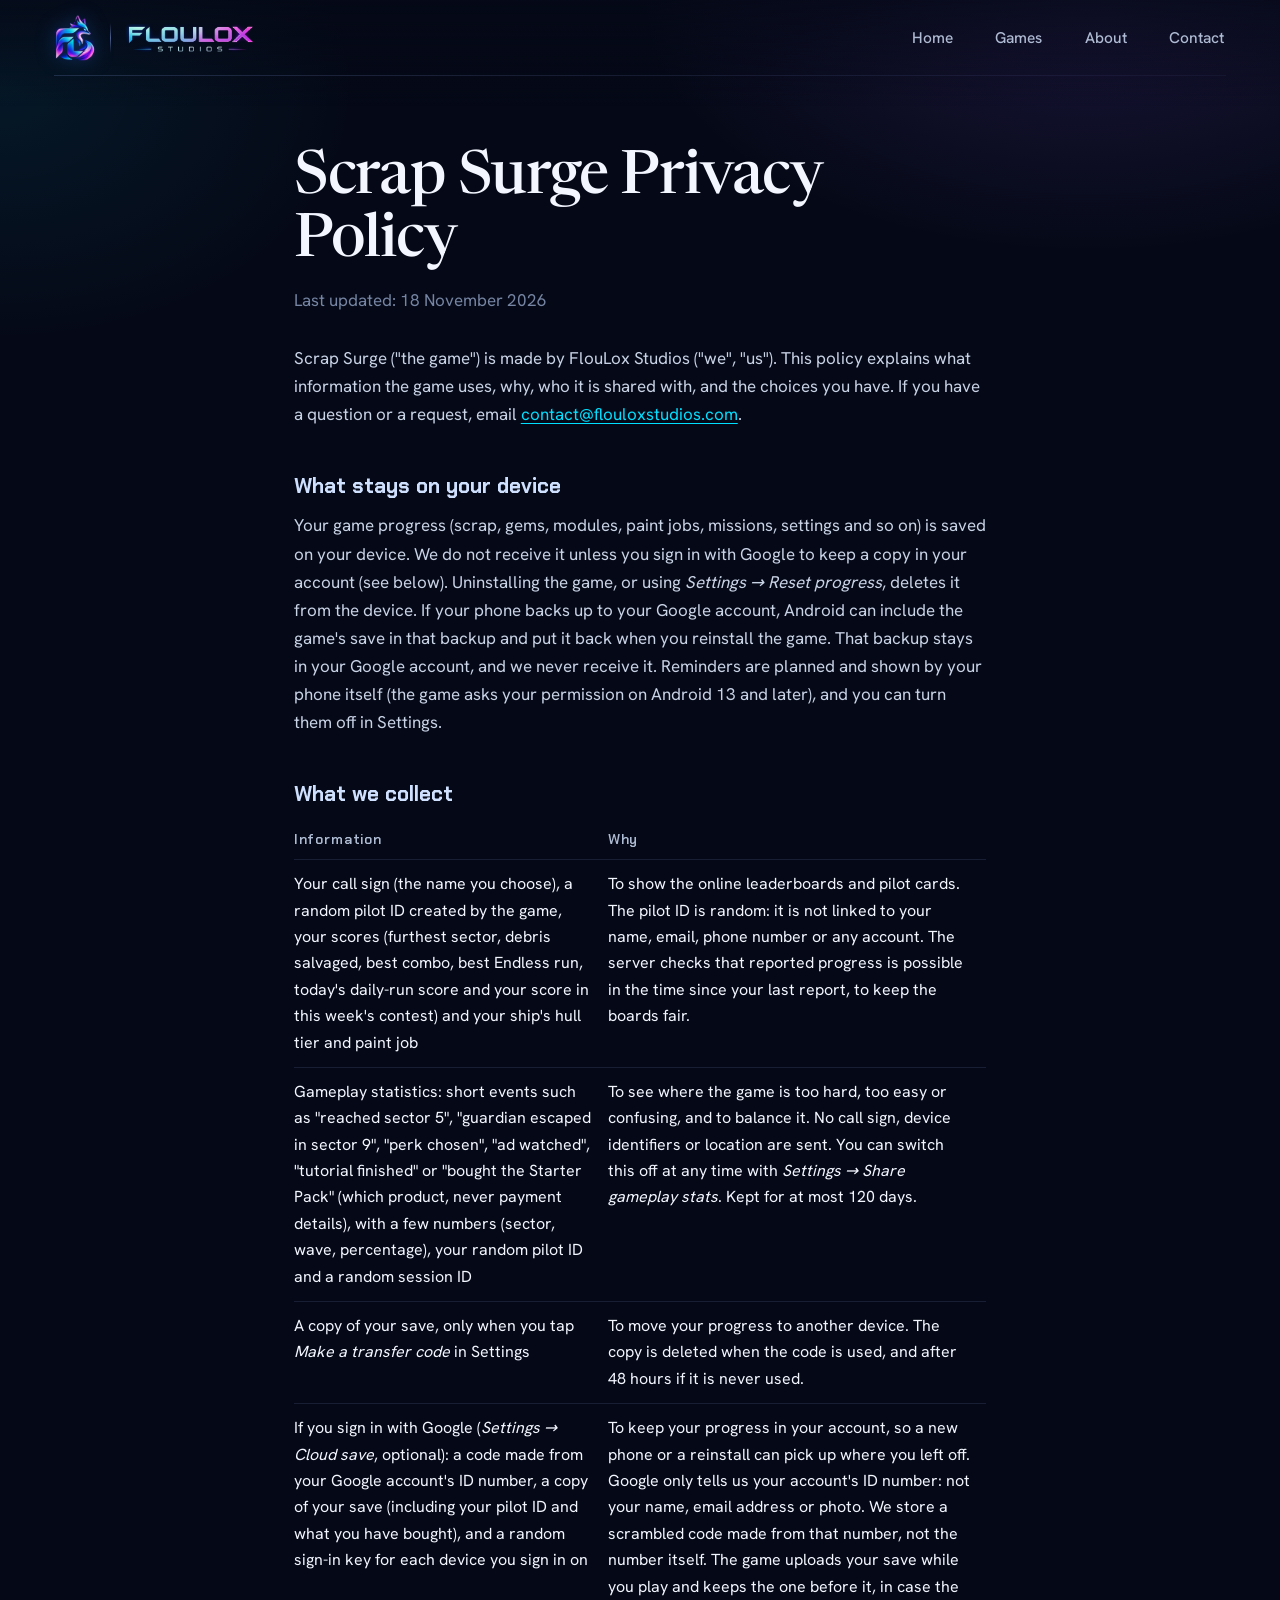
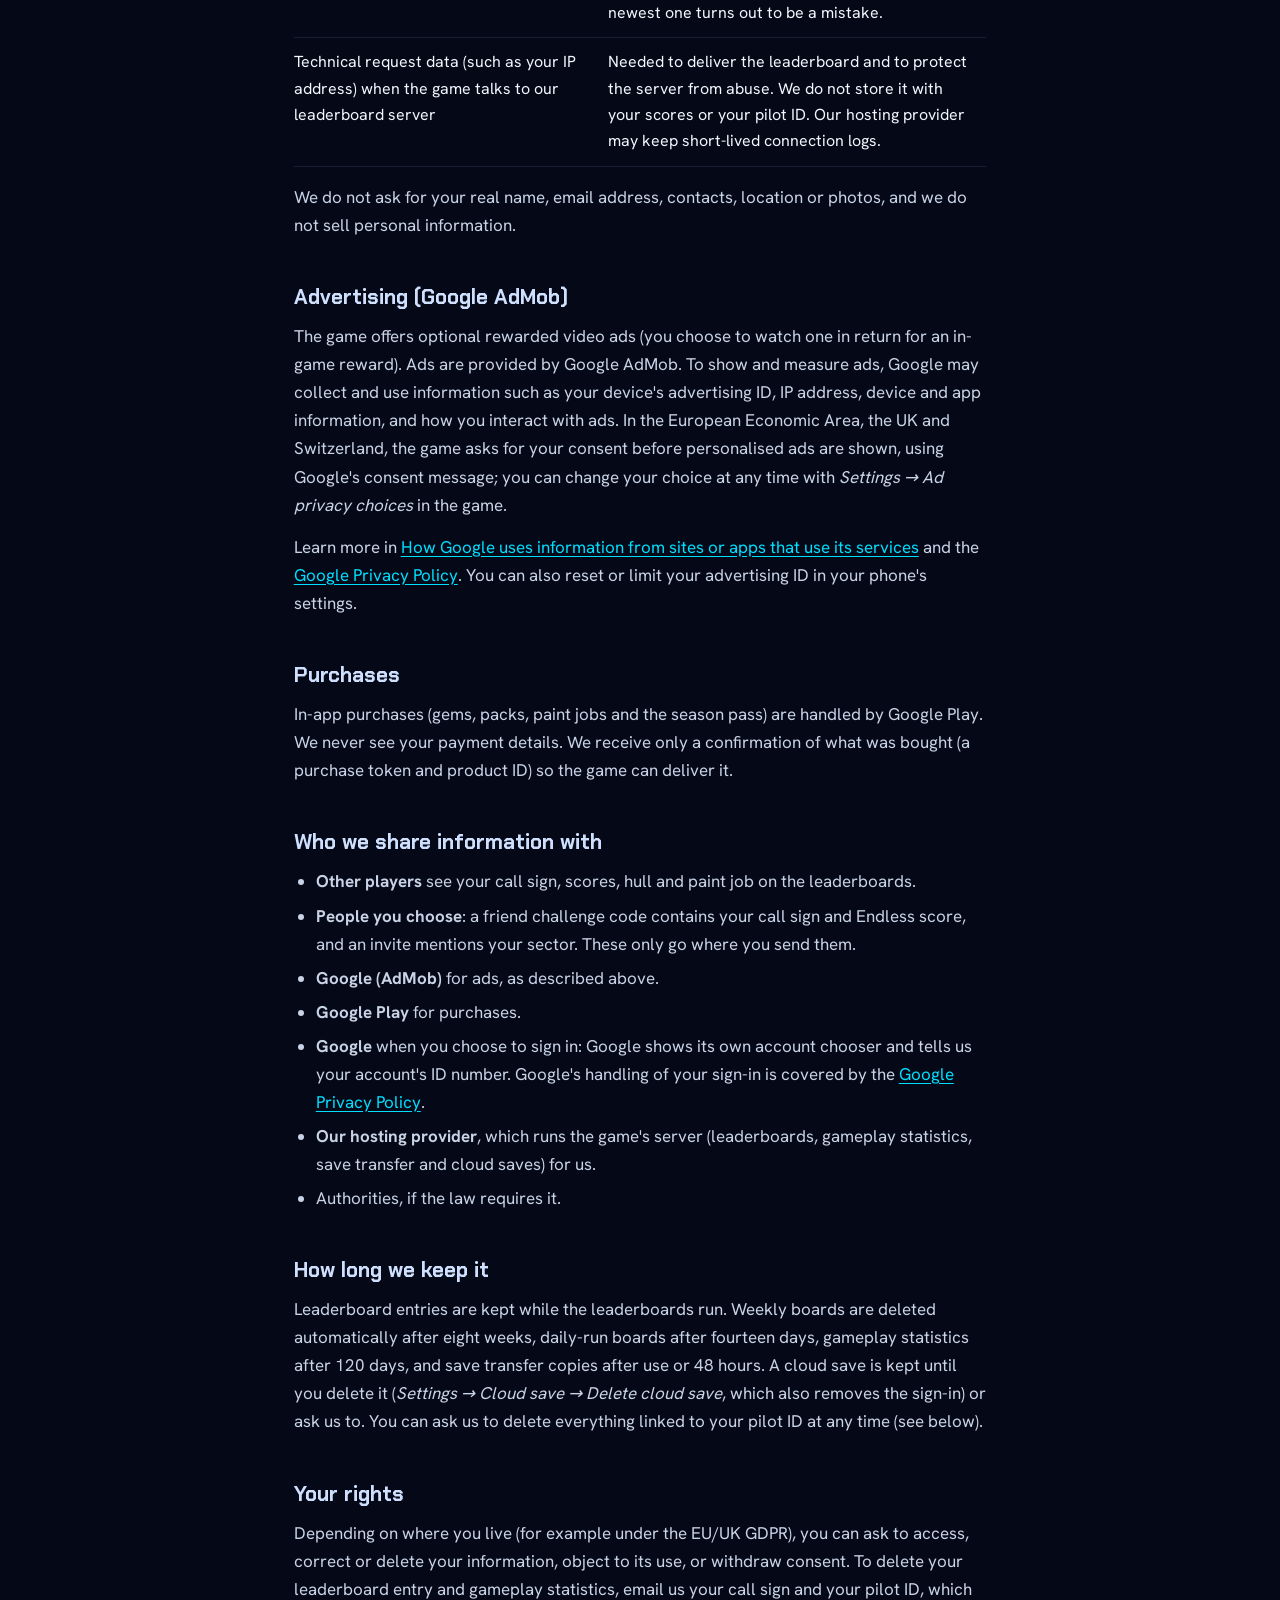
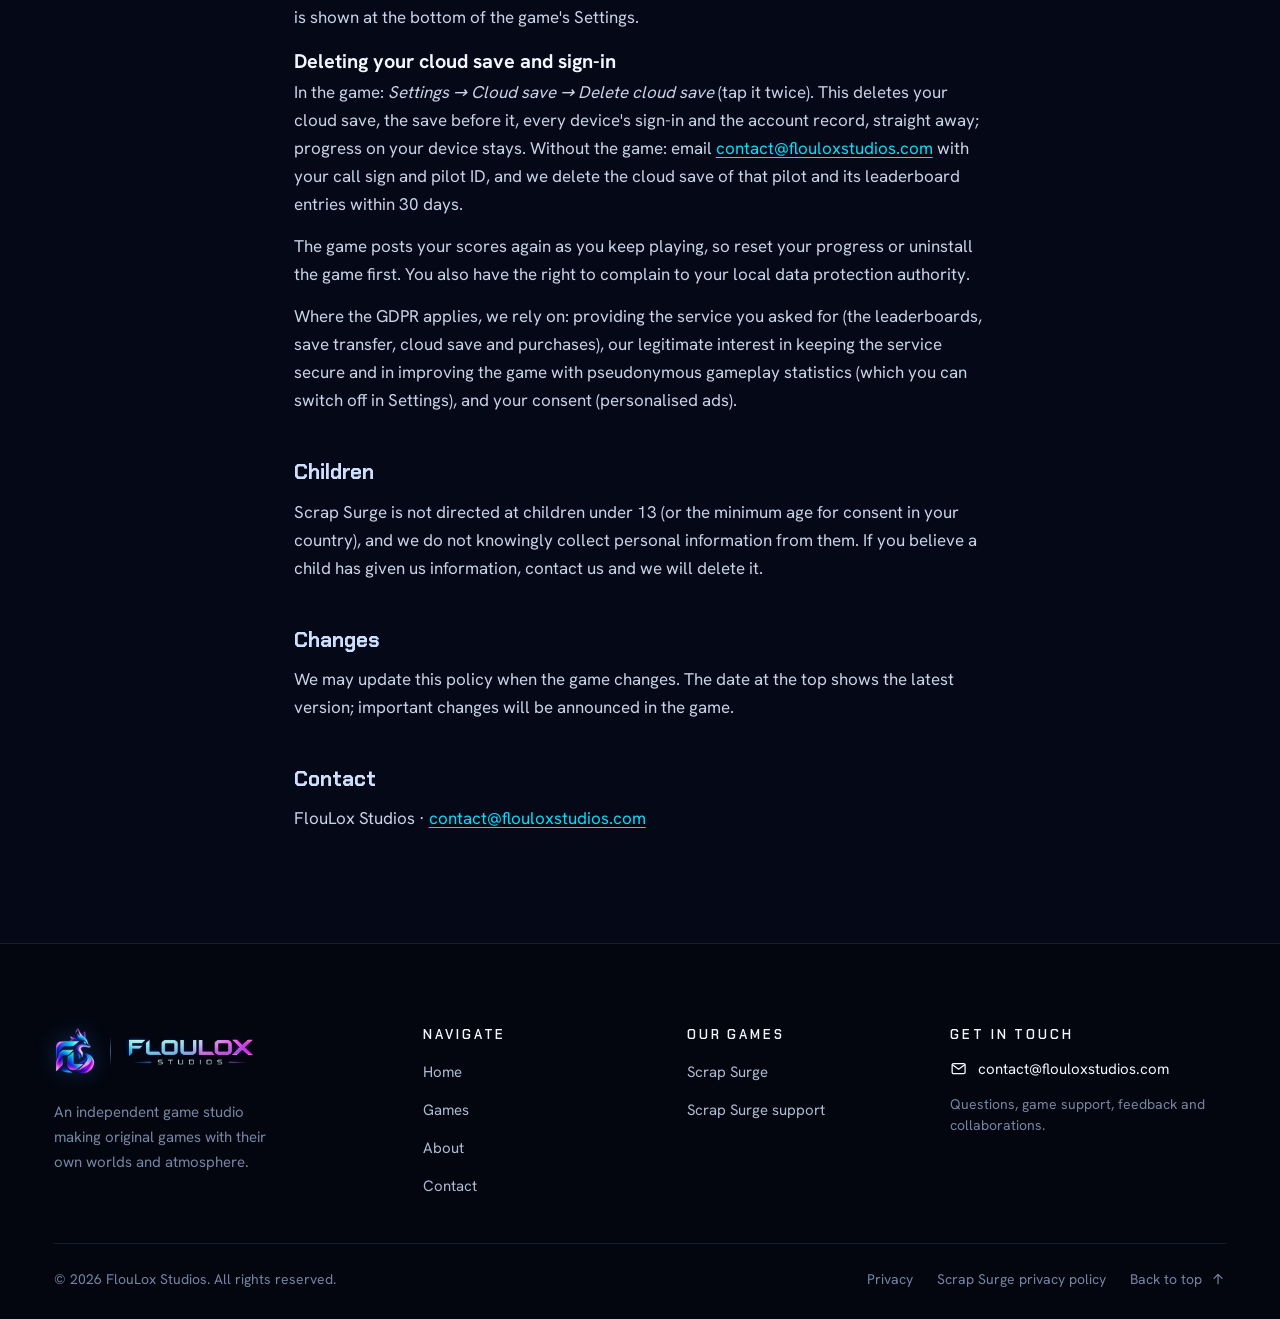
<file: scrap-surge/privacy.html>
<!doctype html>
<html lang="en">
<head>
<meta charset="utf-8">
<meta name="viewport" content="width=device-width, initial-scale=1">
<title>Scrap Surge Privacy Policy</title>
<meta name="description" content="What information Scrap Surge uses, why, who it is shared with, and the choices you have.">
<link rel="canonical" href="https://flouloxstudios.com/scrap-surge/privacy.html">
<meta name="theme-color" content="#050917">
<link rel="icon" href="/assets/img/favicon.png" type="image/png">
<link rel="apple-touch-icon" href="/assets/img/icon-180.png">
<link rel="stylesheet" href="/assets/css/site.css">
<script>document.documentElement.classList.add("js");</script>
<script src="/assets/js/site.js" defer></script>
</head>
<body id="top">
<div class="page-glow" aria-hidden="true"></div>
<a class="skip" href="#main">Skip to content</a>
<!-- header current=none -->
<header class="site-header" data-header>
  <div class="wrap">
    <a class="brand" href="/" aria-label="FlouLox Studios home">
      <img class="mark" src="/assets/img/emblem-sm.webp" alt="" width="112" height="124">
      <span class="sep" aria-hidden="true"></span>
      <img class="word" src="/assets/img/wordmark.webp" alt="" width="400" height="88">
    </a>
    <button class="nav-toggle icon-btn" type="button" aria-expanded="false" aria-controls="main-nav" aria-label="Open menu"><svg class="ic" aria-hidden="true"><use href="/assets/img/icons.svg#menu"/></svg></button>
    <nav class="main-nav" id="main-nav" aria-label="Main">
      <a href="/" data-nav="home" data-spy="top">Home</a>
      <a href="/#games" data-nav="games" data-spy="games">Games</a>
      <a href="/#about" data-nav="about" data-spy="about">About</a>
      <a href="/#contact" data-nav="contact" data-spy="contact">Contact</a>
    </nav>
  </div>
</header>
<!-- /header -->

<main id="main" class="prose">
<h1>Scrap Surge Privacy Policy</h1>
<p class="meta">Last updated: 18 November 2026</p>

<p>Scrap Surge ("the game") is made by FlouLox Studios ("we", "us"). This policy explains what information the game uses, why, who it is shared with, and the choices you have. If you have a question or a request, email <a href="mailto:contact@flouloxstudios.com">contact@flouloxstudios.com</a>.</p>

<h2>What stays on your device</h2>
<p>Your game progress (scrap, gems, modules, paint jobs, missions, settings and so on) is saved on your device. We do not receive it unless you sign in with Google to keep a copy in your account (see below). Uninstalling the game, or using <em>Settings &rarr; Reset progress</em>, deletes it from the device. If your phone backs up to your Google account, Android can include the game's save in that backup and put it back when you reinstall the game. That backup stays in your Google account, and we never receive it. Reminders are planned and shown by your phone itself (the game asks your permission on Android 13 and later), and you can turn them off in Settings.</p>

<h2>What we collect</h2>
<div class="table-scroll"><table>
  <tr><th>Information</th><th>Why</th></tr>
  <tr><td>Your call sign (the name you choose), a random pilot ID created by the game, your scores (furthest sector, debris salvaged, best combo, best Endless run, today's daily-run score and your score in this week's contest) and your ship's hull tier and paint job</td><td>To show the online leaderboards and pilot cards. The pilot ID is random: it is not linked to your name, email, phone number or any account. The server checks that reported progress is possible in the time since your last report, to keep the boards fair.</td></tr>
  <tr><td>Gameplay statistics: short events such as "reached sector 5", "guardian escaped in sector 9", "perk chosen", "ad watched", "tutorial finished" or "bought the Starter Pack" (which product, never payment details), with a few numbers (sector, wave, percentage), your random pilot ID and a random session ID</td><td>To see where the game is too hard, too easy or confusing, and to balance it. No call sign, device identifiers or location are sent. You can switch this off at any time with <em>Settings &rarr; Share gameplay stats</em>. Kept for at most 120 days.</td></tr>
  <tr><td>A copy of your save, only when you tap <em>Make a transfer code</em> in Settings</td><td>To move your progress to another device. The copy is deleted when the code is used, and after 48 hours if it is never used.</td></tr>
  <tr><td>If you sign in with Google (<em>Settings &rarr; Cloud save</em>, optional): a code made from your Google account's ID number, a copy of your save (including your pilot ID and what you have bought), and a random sign-in key for each device you sign in on</td><td>To keep your progress in your account, so a new phone or a reinstall can pick up where you left off. Google only tells us your account's ID number: not your name, email address or photo. We store a scrambled code made from that number, not the number itself. The game uploads your save while you play and keeps the one before it, in case the newest one turns out to be a mistake.</td></tr>
  <tr><td>Technical request data (such as your IP address) when the game talks to our leaderboard server</td><td>Needed to deliver the leaderboard and to protect the server from abuse. We do not store it with your scores or your pilot ID. Our hosting provider may keep short-lived connection logs.</td></tr>
</table></div>
<p>We do not ask for your real name, email address, contacts, location or photos, and we do not sell personal information.</p>

<h2>Advertising (Google AdMob)</h2>
<p>The game offers optional rewarded video ads (you choose to watch one in return for an in-game reward). Ads are provided by Google AdMob. To show and measure ads, Google may collect and use information such as your device's advertising ID, IP address, device and app information, and how you interact with ads. In the European Economic Area, the UK and Switzerland, the game asks for your consent before personalised ads are shown, using Google's consent message; you can change your choice at any time with <em>Settings &rarr; Ad privacy choices</em> in the game.</p>
<p>Learn more in <a href="https://policies.google.com/technologies/partner-sites">How Google uses information from sites or apps that use its services</a> and the <a href="https://policies.google.com/privacy">Google Privacy Policy</a>. You can also reset or limit your advertising ID in your phone's settings.</p>

<h2>Purchases</h2>
<p>In-app purchases (gems, packs, paint jobs and the season pass) are handled by Google Play. We never see your payment details. We receive only a confirmation of what was bought (a purchase token and product ID) so the game can deliver it.</p>

<h2>Who we share information with</h2>
<ul>
  <li><strong>Other players</strong> see your call sign, scores, hull and paint job on the leaderboards.</li>
  <li><strong>People you choose</strong>: a friend challenge code contains your call sign and Endless score, and an invite mentions your sector. These only go where you send them.</li>
  <li><strong>Google (AdMob)</strong> for ads, as described above.</li>
  <li><strong>Google Play</strong> for purchases.</li>
  <li><strong>Google</strong> when you choose to sign in: Google shows its own account chooser and tells us your account's ID number. Google's handling of your sign-in is covered by the <a href="https://policies.google.com/privacy">Google Privacy Policy</a>.</li>
  <li><strong>Our hosting provider</strong>, which runs the game's server (leaderboards, gameplay statistics, save transfer and cloud saves) for us.</li>
  <li>Authorities, if the law requires it.</li>
</ul>

<h2>How long we keep it</h2>
<p>Leaderboard entries are kept while the leaderboards run. Weekly boards are deleted automatically after eight weeks, daily-run boards after fourteen days, gameplay statistics after 120 days, and save transfer copies after use or 48 hours. A cloud save is kept until you delete it (<em>Settings &rarr; Cloud save &rarr; Delete cloud save</em>, which also removes the sign-in) or ask us to. You can ask us to delete everything linked to your pilot ID at any time (see below).</p>

<h2 id="your-rights">Your rights</h2>
<p>Depending on where you live (for example under the EU/UK GDPR), you can ask to access, correct or delete your information, object to its use, or withdraw consent. To delete your leaderboard entry and gameplay statistics, email us your call sign and your pilot ID, which is shown at the bottom of the game's Settings.</p>
<h3 id="delete-account">Deleting your cloud save and sign-in</h3>
<p>In the game: <em>Settings &rarr; Cloud save &rarr; Delete cloud save</em> (tap it twice). This deletes your cloud save, the save before it, every device's sign-in and the account record, straight away; progress on your device stays. Without the game: email <a href="mailto:contact@flouloxstudios.com?subject=Delete%20my%20Scrap%20Surge%20cloud%20save">contact@flouloxstudios.com</a> with your call sign and pilot ID, and we delete the cloud save of that pilot and its leaderboard entries within 30 days.</p>
<p> The game posts your scores again as you keep playing, so reset your progress or uninstall the game first. You also have the right to complain to your local data protection authority.</p>
<p>Where the GDPR applies, we rely on: providing the service you asked for (the leaderboards, save transfer, cloud save and purchases), our legitimate interest in keeping the service secure and in improving the game with pseudonymous gameplay statistics (which you can switch off in Settings), and your consent (personalised ads).</p>

<h2>Children</h2>
<p>Scrap Surge is not directed at children under 13 (or the minimum age for consent in your country), and we do not knowingly collect personal information from them. If you believe a child has given us information, contact us and we will delete it.</p>

<h2>Changes</h2>
<p>We may update this policy when the game changes. The date at the top shows the latest version; important changes will be announced in the game.</p>

<h2>Contact</h2>
<p>FlouLox Studios &middot; <a href="mailto:contact@flouloxstudios.com">contact@flouloxstudios.com</a></p>
</main>

<!-- footer -->
<footer class="site-footer">
  <div class="wrap">
    <div class="foot-grid">
      <div class="foot-brand">
        <a class="brand" href="/" aria-label="FlouLox Studios home">
          <img class="mark" src="/assets/img/emblem-sm.webp" alt="" width="112" height="124" loading="lazy">
          <span class="sep" aria-hidden="true"></span>
          <img class="word" src="/assets/img/wordmark.webp" alt="" width="400" height="88" loading="lazy">
        </a>
        <p>An independent game studio making original games with their own worlds and atmosphere.</p>
      </div>
      <nav class="foot-col" aria-labelledby="foot-nav">
        <h2 id="foot-nav">Navigate</h2>
        <ul>
          <li><a href="/">Home</a></li>
          <li><a href="/#games">Games</a></li>
          <li><a href="/#about">About</a></li>
          <li><a href="/#contact">Contact</a></li>
        </ul>
      </nav>
      <div class="foot-col">
        <h2>Our games</h2>
        <ul>
          <li><a href="/scrap-surge/">Scrap Surge</a></li>
          <li><a href="/scrap-surge/#support">Scrap Surge support</a></li>
        </ul>
      </div>
      <div class="foot-col">
        <h2>Get in touch</h2>
        <a class="mail-link" href="mailto:contact@flouloxstudios.com"><svg class="ic" aria-hidden="true"><use href="/assets/img/icons.svg#mail"/></svg>contact@flouloxstudios.com</a>
        <small>Questions, game support, feedback and collaborations.</small>
      </div>
    </div>
    <div class="foot-bottom">
      <p>&copy; 2026 FlouLox Studios. All rights reserved.</p>
      <nav aria-label="Legal">
        <a href="/privacy/">Privacy</a>
        <a href="/scrap-surge/privacy.html">Scrap Surge privacy policy</a>
        <a class="to-top" href="#top">Back to top<svg class="ic" aria-hidden="true"><use href="/assets/img/icons.svg#up"/></svg></a>
      </nav>
    </div>
  </div>
</footer>
<!-- /footer -->
</body>
</html>
</file>
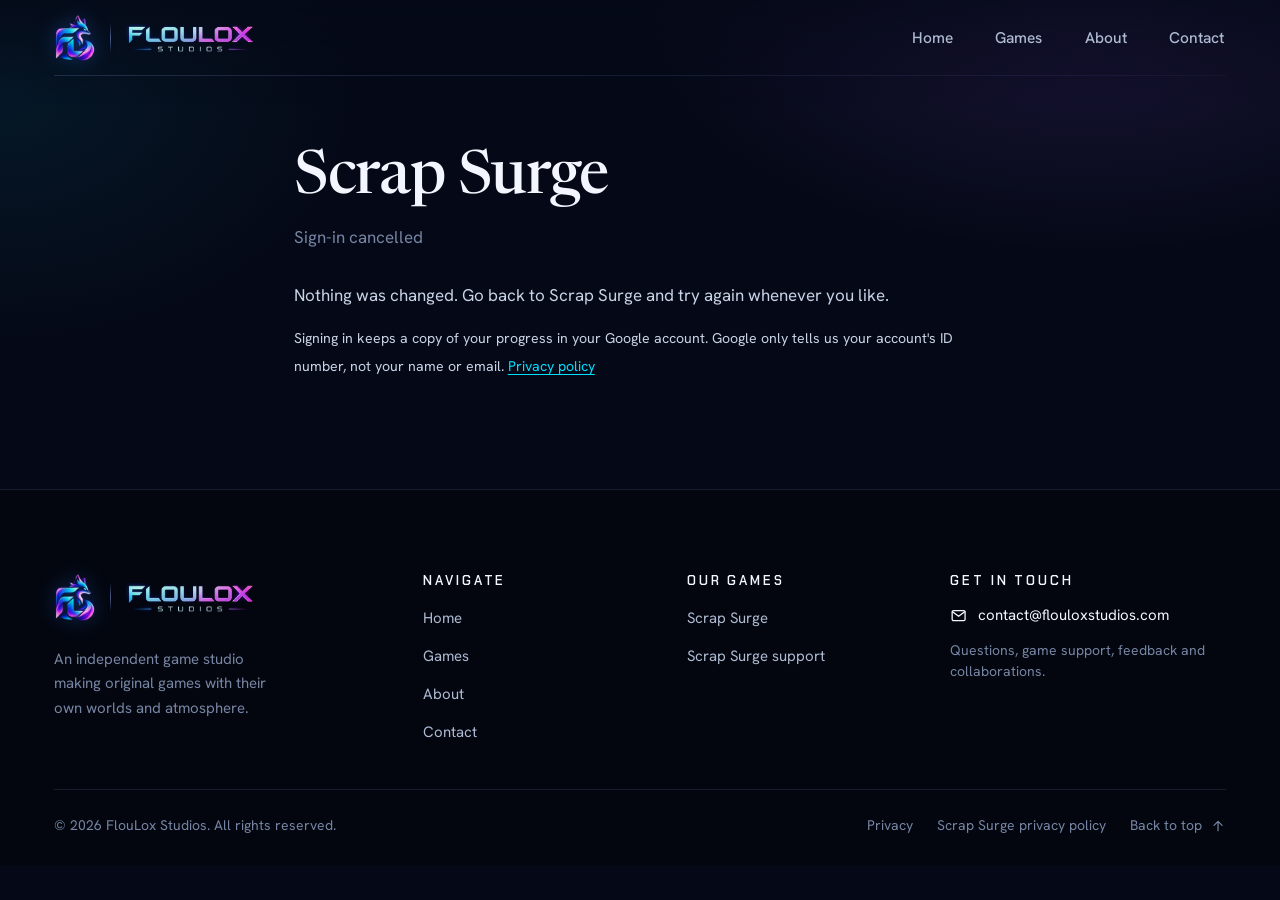
<file: scrap-surge/signin.html>
<!doctype html>
<html lang="en">
<head>
<meta charset="utf-8">
<meta name="viewport" content="width=device-width, initial-scale=1">
<title>Signing in to Scrap Surge</title>
<meta name="description" content="Finishing your Scrap Surge sign-in.">
<meta name="robots" content="noindex">
<meta name="referrer" content="no-referrer">
<link rel="canonical" href="https://flouloxstudios.com/scrap-surge/signin.html">
<meta name="theme-color" content="#050917">
<link rel="icon" href="/assets/img/favicon.png" type="image/png">
<link rel="apple-touch-icon" href="/assets/img/icon-180.png">
<link rel="stylesheet" href="/assets/css/site.css">
<script>document.documentElement.classList.add("js");</script>
<script src="/assets/js/site.js" defer></script>
</head>
<body id="top">
<div class="page-glow" aria-hidden="true"></div>
<a class="skip" href="#main">Skip to content</a>
<!-- header current=none -->
<header class="site-header" data-header>
  <div class="wrap">
    <a class="brand" href="/" aria-label="FlouLox Studios home">
      <img class="mark" src="/assets/img/emblem-sm.webp" alt="" width="112" height="124">
      <span class="sep" aria-hidden="true"></span>
      <img class="word" src="/assets/img/wordmark.webp" alt="" width="400" height="88">
    </a>
    <button class="nav-toggle icon-btn" type="button" aria-expanded="false" aria-controls="main-nav" aria-label="Open menu"><svg class="ic" aria-hidden="true"><use href="/assets/img/icons.svg#menu"/></svg></button>
    <nav class="main-nav" id="main-nav" aria-label="Main">
      <a href="/" data-nav="home" data-spy="top">Home</a>
      <a href="/#games" data-nav="games" data-spy="games">Games</a>
      <a href="/#about" data-nav="about" data-spy="about">About</a>
      <a href="/#contact" data-nav="contact" data-spy="contact">Contact</a>
    </nav>
  </div>
</header>
<!-- /header -->

<main id="main" class="prose">
<h1>Scrap Surge</h1>
<p class="meta" id="signin-title">Finishing your sign-in&hellip;</p>
<p id="signin-message">One moment while we tell the game who you are.</p>
<p id="signin-back" hidden><a id="signin-link" href="#">Back to Scrap Surge</a></p>
<noscript><p>This page needs JavaScript to finish signing in.</p></noscript>
<p><small>Signing in keeps a copy of your progress in your Google account. Google only tells us your account's ID number, not your name or email. <a href="/scrap-surge/privacy.html">Privacy policy</a></small></p>
<script>
// Google sends the player here after they pick an account. The code it adds to the address goes
// to the Scrap Surge server, which asks Google who signed in; the game, waiting on the phone,
// then finds out. The code is taken out of the address straight away.
(function () {
  var params = new URLSearchParams(location.search);
  var server = 'https://scrap-surge-server.fly.dev';
  // Testing on this PC only: a page opened from localhost may name a local server.
  if (/^(localhost|127\.0\.0\.1)$/.test(location.hostname) && /^http:\/\/(localhost|127\.0\.0\.1):\d+$/.test(params.get('server') || '')) server = params.get('server');
  var code = params.get('code'), state = params.get('state'), error = params.get('error');
  history.replaceState(null, '', location.pathname);
  var title = document.getElementById('signin-title');
  var message = document.getElementById('signin-message');
  function show(heading, text) { title.textContent = heading; message.textContent = text; }
  if (error || !code || !state) {
    show('Sign-in cancelled', 'Nothing was changed. Go back to Scrap Surge and try again whenever you like.');
    return;
  }
  fetch(server + '/auth/finish', {method: 'POST', headers: {'Content-Type': 'text/plain'}, body: JSON.stringify({code: code, state: state})})
    .then(function (reply) { return reply.json().catch(function () { return {}; }).then(function (data) { return {status: reply.status, data: data}; }); })
    .then(function (result) {
      if (result.status === 200) {
        var back = String(result.data.return_to || '');
        if (/^https:\/\/|^http:\/\/(localhost|127\.0\.0\.1):/.test(back)) {
          show('Signed in', 'Taking you back to the game...');
          document.getElementById('signin-link').href = back;
          document.getElementById('signin-back').hidden = false;
          setTimeout(function () { location.replace(back); }, 1200);
        } else {
          show('Signed in', 'You can switch back to Scrap Surge now. Your progress is saved to your Google account from here on.');
        }
      } else if (result.status === 404) {
        show('This sign-in has expired', 'Go back to Scrap Surge and tap Sign in with Google again.');
      } else {
        show('Sign-in didn\'t go through', 'Google didn\'t confirm it. Go back to Scrap Surge and try again.');
      }
    })
    .catch(function () {
      show('Our server can\'t be reached', 'Check your connection, then go back to Scrap Surge and try again.');
    });
}());
</script>
</main>

<!-- footer -->
<footer class="site-footer">
  <div class="wrap">
    <div class="foot-grid">
      <div class="foot-brand">
        <a class="brand" href="/" aria-label="FlouLox Studios home">
          <img class="mark" src="/assets/img/emblem-sm.webp" alt="" width="112" height="124" loading="lazy">
          <span class="sep" aria-hidden="true"></span>
          <img class="word" src="/assets/img/wordmark.webp" alt="" width="400" height="88" loading="lazy">
        </a>
        <p>An independent game studio making original games with their own worlds and atmosphere.</p>
      </div>
      <nav class="foot-col" aria-labelledby="foot-nav">
        <h2 id="foot-nav">Navigate</h2>
        <ul>
          <li><a href="/">Home</a></li>
          <li><a href="/#games">Games</a></li>
          <li><a href="/#about">About</a></li>
          <li><a href="/#contact">Contact</a></li>
        </ul>
      </nav>
      <div class="foot-col">
        <h2>Our games</h2>
        <ul>
          <li><a href="/scrap-surge/">Scrap Surge</a></li>
          <li><a href="/scrap-surge/#support">Scrap Surge support</a></li>
        </ul>
      </div>
      <div class="foot-col">
        <h2>Get in touch</h2>
        <a class="mail-link" href="mailto:contact@flouloxstudios.com"><svg class="ic" aria-hidden="true"><use href="/assets/img/icons.svg#mail"/></svg>contact@flouloxstudios.com</a>
        <small>Questions, game support, feedback and collaborations.</small>
      </div>
    </div>
    <div class="foot-bottom">
      <p>&copy; 2026 FlouLox Studios. All rights reserved.</p>
      <nav aria-label="Legal">
        <a href="/privacy/">Privacy</a>
        <a href="/scrap-surge/privacy.html">Scrap Surge privacy policy</a>
        <a class="to-top" href="#top">Back to top<svg class="ic" aria-hidden="true"><use href="/assets/img/icons.svg#up"/></svg></a>
      </nav>
    </div>
  </div>
</footer>
<!-- /footer -->
</body>
</html>
</file>
<file: assets/css/site.css>
/* FlouLox Studios: shared styles for every page.
   1. Tokens  2. Base  3. Shared components  4. Header & footer  5. Home page  6. Game pages  7. Legal & 404  8. Motion */

@font-face { font-family: "Newsreader"; src: url("/assets/fonts/newsreader-500.woff2") format("woff2"); font-weight: 500; font-display: swap; }
@font-face { font-family: "Hanken Grotesk"; src: url("/assets/fonts/hanken-grotesk.woff2") format("woff2"); font-weight: 100 900; font-display: swap; }
@font-face { font-family: "Chakra Petch"; src: url("/assets/fonts/chakra-petch-600.woff2") format("woff2"); font-weight: 600; font-display: swap; }
@font-face { font-family: "Chakra Petch"; src: url("/assets/fonts/chakra-petch-700.woff2") format("woff2"); font-weight: 700; font-display: swap; }

/* ---------- 1. Tokens ---------- */
:root {
  color-scheme: dark;
  /* surfaces */
  --bg: #050917;
  --bg-2: #0a1225;
  --panel: #101b32;
  --panel-2: #14223d;
  --line: rgba(140, 165, 230, 0.14);
  --line-2: rgba(150, 175, 255, 0.28);
  /* text */
  --ink: #f3f6ff;
  --dim: #aebbd2;
  --faint: #7685a3;
  /* accents */
  --cyan: #00dfff;
  --blue: #3487ff;
  --violet: #985cff;
  --magenta: #ec49de;
  --gold: #ffc53d;
  --ok: #3ee08f;
  --err: #ff6b8b;
  --grad: linear-gradient(100deg, #00dfff 0%, #3487ff 34%, #985cff 66%, #ec49de 100%);
  --grad-text: linear-gradient(95deg, #5be7ff 0%, #7ea6ff 32%, #b28cff 62%, #f17ae6 100%);
  --grad-line: linear-gradient(90deg, rgba(0, 223, 255, 0), #00dfff 30%, #985cff 70%, rgba(236, 73, 222, 0));
  /* glow */
  --glow-sm: 0 0 18px rgba(52, 135, 255, 0.28);
  --glow-md: 0 10px 40px rgba(152, 92, 255, 0.28), 0 0 0 1px rgba(152, 92, 255, 0.35);
  --shadow: 0 30px 70px rgba(0, 0, 0, 0.5);
  /* type */
  --f-display: "Newsreader", "Iowan Old Style", Georgia, serif;
  --f-ui: "Hanken Grotesk", system-ui, -apple-system, "Segoe UI", sans-serif;
  --f-tech: "Chakra Petch", "Segoe UI", system-ui, sans-serif;
  /* space & shape */
  --gutter: clamp(16px, 4.2vw, 56px);
  --max: 1240px;
  --section: clamp(84px, 11vw, 148px);
  --r-sm: 10px;
  --r-md: 16px;
  --r-lg: 24px;
  --r-xl: 32px;
  /* motion */
  --ease: cubic-bezier(0.22, 1, 0.36, 1);
  --ease-io: cubic-bezier(0.65, 0, 0.35, 1);
  --t-fast: 200ms;
  --t-med: 450ms;
  --t-slow: 650ms;
  --header-h: 76px;
}

/* ---------- 2. Base ---------- */
*, *::before, *::after { box-sizing: border-box; }
html { -webkit-text-size-adjust: 100%; scroll-behavior: smooth; scroll-padding-top: calc(var(--header-h) + 8px); }
body { margin: 0; min-height: 100vh; background: var(--bg); color: var(--ink); font: 400 17px/1.65 var(--f-ui); -webkit-font-smoothing: antialiased; overflow-x: clip; }
img, svg, video { display: block; max-width: 100%; }
img { height: auto; }
h1, h2, h3, h4, p, ul, ol, figure { margin: 0; }
:where(ul[class], ol[class]) { padding: 0; list-style: none; }
a { color: inherit; }
button, input, select, textarea { font: inherit; color: inherit; }
button { cursor: pointer; }
:focus-visible { outline: 2px solid var(--cyan); outline-offset: 3px; border-radius: 6px; }
::selection { background: rgba(152, 92, 255, 0.45); }
.wrap { width: 100%; max-width: calc(var(--max) + 2 * var(--gutter)); margin-inline: auto; padding-inline: var(--gutter); }
.skip { position: absolute; left: 12px; top: -80px; z-index: 200; padding: 10px 16px; border-radius: var(--r-sm); background: var(--ink); color: var(--bg); font-weight: 700; }
.skip:focus { top: 12px; }
.sr-only { position: absolute; width: 1px; height: 1px; overflow: hidden; clip-path: inset(50%); white-space: nowrap; }
.ic { width: 1.15em; height: 1.15em; flex: none; fill: none; stroke: currentColor; stroke-width: 1.8; stroke-linecap: round; stroke-linejoin: round; }
.grad-text { background: var(--grad-text); -webkit-background-clip: text; background-clip: text; color: transparent; }

/* ---------- 3. Shared components ---------- */
.eyebrow { display: flex; align-items: center; gap: 14px; margin-bottom: 18px; font: 600 12.5px/1.2 var(--f-tech); letter-spacing: 0.34em; text-transform: uppercase; color: var(--dim); }
.eyebrow::before { content: ""; width: 4px; height: 15px; flex: none; transform: skewX(-20deg); background: linear-gradient(var(--cyan), var(--blue)); border-radius: 1px; }
.eyebrow.trail::after { content: ""; width: clamp(40px, 9vw, 150px); height: 1px; background: linear-gradient(90deg, var(--cyan), rgba(152, 92, 255, 0)); }
.eyebrow.center { justify-content: center; }
.eyebrow.center::before { display: none; }

.title { font: 500 clamp(38px, 5vw, 64px)/1.04 var(--f-display); letter-spacing: -0.02em; text-wrap: balance; }
.title.sm { font-size: clamp(32px, 3.8vw, 48px); }
.lede { color: var(--dim); max-width: 56ch; }

.section-head { display: flex; align-items: flex-end; justify-content: space-between; gap: 24px; margin-bottom: clamp(28px, 4vw, 48px); }

.btn-row { display: flex; flex-wrap: wrap; gap: 14px; }
.btn { --bh: 54px; position: relative; display: inline-flex; align-items: center; justify-content: center; gap: 12px; min-height: var(--bh); padding: 0 26px; border: 0; border-radius: 14px; background: var(--grad); background-size: 140% 100%; color: #050917; font: 700 16px/1 var(--f-ui); letter-spacing: 0.01em; text-decoration: none; box-shadow: 0 10px 30px rgba(52, 135, 255, 0.28), 0 0 0 1px rgba(255, 255, 255, 0.12) inset; transition: transform var(--t-fast) var(--ease), box-shadow var(--t-fast) var(--ease), background-position var(--t-med) var(--ease); }
.btn:hover { transform: translateY(-2px); background-position: 100% 0; box-shadow: 0 16px 40px rgba(152, 92, 255, 0.42), 0 0 0 1px rgba(255, 255, 255, 0.2) inset; }
.btn:active { transform: translateY(0); }
.btn .go { transition: transform var(--t-fast) var(--ease); }
.btn:hover .go { transform: translateX(4px); }
.btn-ghost { background: rgba(10, 18, 37, 0.55); color: var(--ink); box-shadow: 0 0 0 1px rgba(152, 92, 255, 0.55) inset; -webkit-backdrop-filter: blur(8px); backdrop-filter: blur(8px); }
.btn-ghost:hover { background: rgba(16, 27, 50, 0.8); box-shadow: 0 0 0 1px rgba(0, 223, 255, 0.7) inset, 0 10px 30px rgba(0, 223, 255, 0.14); }
.btn.sm { --bh: 44px; padding: 0 18px; font-size: 14.5px; border-radius: 12px; }

.icon-btn { display: inline-grid; place-items: center; width: 46px; height: 46px; padding: 0; border: 0; border-radius: 12px; background: rgba(16, 27, 50, 0.7); color: var(--ink); box-shadow: 0 0 0 1px var(--line-2) inset; transition: box-shadow var(--t-fast), color var(--t-fast), opacity var(--t-fast), transform var(--t-fast) var(--ease); }
.icon-btn:hover:not(:disabled) { color: var(--cyan); box-shadow: 0 0 0 1px rgba(0, 223, 255, 0.65) inset; transform: translateY(-1px); }
.icon-btn:disabled { opacity: 0.35; cursor: default; }

.pills { display: flex; flex-wrap: wrap; gap: 10px; }
.pill { white-space: nowrap; display: inline-flex; align-items: center; gap: 8px; min-height: 34px; padding: 0 14px; border-radius: 99px; background: rgba(10, 18, 37, 0.7); box-shadow: 0 0 0 1px var(--line-2) inset; font: 600 12.5px/1 var(--f-tech); letter-spacing: 0.14em; text-transform: uppercase; color: var(--dim); }
.pill .ic { width: 15px; height: 15px; }
.pill.status { color: var(--ink); box-shadow: 0 0 0 1px rgba(0, 223, 255, 0.5) inset; }
.pill.status::before { content: ""; width: 7px; height: 7px; border-radius: 50%; background: var(--cyan); box-shadow: 0 0 10px var(--cyan); }
.pill.violet { box-shadow: 0 0 0 1px rgba(236, 73, 222, 0.5) inset; }
.pill.violet::before { background: var(--magenta); box-shadow: 0 0 10px var(--magenta); }

/* Phone frame around a real portrait screenshot */
.phone { --pr: 34px; position: relative; aspect-ratio: 390 / 844; padding: 7px; border-radius: var(--pr); background: linear-gradient(160deg, #26345a, #0c1428 40%, #1a2446); box-shadow: 0 0 0 1px rgba(160, 185, 255, 0.22), 0 30px 60px rgba(0, 0, 0, 0.55); }
.phone::after { content: ""; position: absolute; left: 50%; top: 14px; width: 26%; height: 15px; translate: -50% 0; border-radius: 99px; background: #02040b; z-index: 2; pointer-events: none; }
.phone img { width: 100%; height: 100%; object-fit: cover; border-radius: calc(var(--pr) - 7px); background: #02040b; }

/* Scroll reveals (only hidden when JS is running) */
.js .reveal { opacity: 0; transform: translate3d(0, 22px, 0); transition: opacity var(--t-slow) var(--ease), transform var(--t-slow) var(--ease); transition-delay: var(--d, 0ms); }
.js .reveal.in { opacity: 1; transform: none; }

/* ---------- 4. Header & footer ---------- */
.site-header { position: fixed; inset: 0 0 auto; z-index: 50; height: var(--header-h); transition: background var(--t-med) var(--ease), box-shadow var(--t-med) var(--ease), backdrop-filter var(--t-med); }
.site-header::after { content: ""; position: absolute; left: var(--gutter); right: var(--gutter); bottom: 0; height: 1px; background: linear-gradient(90deg, rgba(150, 175, 255, 0.18), rgba(150, 175, 255, 0.05)); transition: opacity var(--t-med); }
.site-header::before { content: ""; position: absolute; inset: 0 0 -30px; z-index: -1; background: linear-gradient(rgba(5, 9, 23, 0.7), rgba(5, 9, 23, 0)); pointer-events: none; transition: opacity var(--t-med); }
.site-header.scrolled::before { opacity: 0; }
.site-header.scrolled { background: rgba(5, 9, 23, 0.74); -webkit-backdrop-filter: blur(14px) saturate(1.3); backdrop-filter: blur(14px) saturate(1.3); box-shadow: 0 10px 30px rgba(0, 0, 0, 0.25); }
.site-header.scrolled::after { opacity: 0; }
.site-header .wrap { display: flex; align-items: center; justify-content: space-between; gap: 20px; height: 100%; }
.brand { display: inline-flex; align-items: center; gap: 14px; text-decoration: none; flex: none; }
.brand .mark { width: 42px; height: auto; filter: drop-shadow(0 0 10px rgba(52, 135, 255, 0.35)); }
.brand .sep { width: 1px; height: 30px; background: linear-gradient(transparent, rgba(150, 175, 255, 0.5), transparent); }
.brand .word { width: 128px; height: auto; }
.main-nav { display: flex; align-items: center; gap: clamp(18px, 3vw, 44px); }
.main-nav a { position: relative; padding: 8px 2px; color: var(--dim); font: 500 15.5px/1 var(--f-ui); text-decoration: none; transition: color var(--t-fast); }
.main-nav a::after { content: ""; position: absolute; left: -6px; right: -6px; bottom: -8px; height: 2px; border-radius: 2px; background: linear-gradient(90deg, var(--cyan), var(--violet)); box-shadow: 0 0 12px rgba(0, 223, 255, 0.6); transform: scaleX(0); transition: transform var(--t-med) var(--ease); }
.main-nav a:hover { color: var(--ink); }
.main-nav a[aria-current] { color: var(--ink); }
.main-nav a[aria-current]::after { transform: scaleX(1); }
.nav-toggle { display: none; }

@media (max-width: 820px) {
  :root { --header-h: 66px; }
  .brand .mark { width: 36px; }
  .brand .word { width: 108px; }
  .nav-toggle { display: inline-grid; position: relative; z-index: 2; }
  .site-header .brand { position: relative; z-index: 2; }
  .main-nav { position: fixed; inset: 0; z-index: 1; flex-direction: column; align-items: stretch; justify-content: center; gap: 4px; padding: 90px var(--gutter) 40px; background: rgba(5, 9, 23, 0.97); opacity: 0; visibility: hidden; transition: opacity var(--t-med) var(--ease), visibility 0s linear var(--t-med); }
  .main-nav a { padding: 18px 4px; font: 500 34px/1.1 var(--f-display); color: var(--ink); border-bottom: 1px solid var(--line); opacity: 0; transform: translateY(10px); transition: opacity var(--t-med) var(--ease), transform var(--t-med) var(--ease); }
  .main-nav a::after { display: none; }
  .main-nav a[aria-current] { color: var(--cyan); }
  .nav-open .main-nav { opacity: 1; visibility: visible; transition-delay: 0s; }
  .nav-open .main-nav a { opacity: 1; transform: none; }
  .nav-open .main-nav a:nth-child(2) { transition-delay: 40ms; }
  .nav-open .main-nav a:nth-child(3) { transition-delay: 80ms; }
  .nav-open .main-nav a:nth-child(4) { transition-delay: 120ms; }
  .nav-open { overflow: hidden; }
  .no-js .main-nav, html:not(.js) .main-nav { position: static; flex-direction: row; padding: 0; background: none; opacity: 1; visibility: visible; gap: 14px; }
  html:not(.js) .main-nav a { opacity: 1; transform: none; font: 500 14px var(--f-ui); padding: 6px 0; border: 0; }
  html:not(.js) .nav-toggle { display: none; }
}
@media (max-width: 420px) { html:not(.js) .brand .word, html:not(.js) .brand .sep { display: none; } }

.site-footer { position: relative; padding: clamp(56px, 7vw, 84px) 0 28px; background: #03060f; border-top: 1px solid var(--line); }
.foot-grid { display: grid; grid-template-columns: 1.5fr 1fr 1fr 1.3fr; gap: clamp(28px, 4vw, 56px); padding-bottom: 44px; }
.foot-brand p { margin-top: 18px; max-width: 30ch; color: var(--faint); font-size: 15px; }
.foot-col h2 { margin-bottom: 16px; font: 600 13px/1 var(--f-tech); letter-spacing: 0.22em; text-transform: uppercase; color: var(--ink); }
.foot-col ul { display: grid; gap: 10px; padding: 0; list-style: none; }
.foot-col a { color: var(--dim); font-size: 15px; text-decoration: none; transition: color var(--t-fast); }
.foot-col a:hover { color: var(--cyan); }
.foot-col .mail-link { display: inline-flex; align-items: center; gap: 10px; color: var(--ink); }
.foot-col small { display: block; margin-top: 8px; color: var(--faint); font-size: 14px; line-height: 1.5; }
.foot-bottom { display: flex; flex-wrap: wrap; align-items: center; justify-content: space-between; gap: 14px 28px; padding-top: 24px; border-top: 1px solid var(--line); color: var(--faint); font-size: 14px; }
.foot-bottom nav { display: flex; flex-wrap: wrap; gap: 8px 24px; }
.foot-bottom a { color: var(--faint); text-decoration: none; transition: color var(--t-fast); }
.foot-bottom a:hover { color: var(--ink); }
.to-top { display: inline-flex; align-items: center; gap: 8px; }
@media (max-width: 900px) { .foot-grid { grid-template-columns: 1fr 1fr; } .foot-brand { grid-column: 1 / -1; } }
@media (max-width: 480px) { .foot-grid { grid-template-columns: 1fr; } }

/* ---------- 5. Home page ---------- */
/* Hero: one cinematic image, a few cheap atmosphere layers on top */
.hero { position: relative; min-height: max(640px, min(100svh, 1000px)); display: flex; align-items: center; padding: calc(var(--header-h) + 40px) 0 clamp(90px, 12vh, 150px); overflow: hidden; isolation: isolate; --p: 0; }
.hero-scene { position: absolute; inset: 0; z-index: -1; pointer-events: none; transform: translate3d(0, calc(var(--p) * 90px), 0); }
.hero-sky { position: absolute; inset: 0; background: radial-gradient(70% 60% at 78% 30%, rgba(80, 46, 150, 0.35), transparent 70%), radial-gradient(40% 40% at 10% 0%, rgba(52, 135, 255, 0.09), transparent 70%), var(--bg); }
.hero-art { position: absolute; inset: 0; -webkit-mask-image: linear-gradient(0deg, transparent 0%, #000 22%); mask-image: linear-gradient(0deg, transparent 0%, #000 22%); }
.hero-art .cam { position: absolute; inset: -3%; will-change: transform; }
.hero-art img { width: 100%; height: 100%; object-fit: cover; object-position: 70% 45%; }
.hero-light { position: absolute; left: 73.5%; top: 60%; width: 34%; aspect-ratio: 2 / 1; translate: -50% -50%; border-radius: 50%; background: radial-gradient(closest-side, rgba(255, 120, 200, 0.32), rgba(152, 92, 255, 0.12) 55%, transparent); mix-blend-mode: screen; }
.fog { position: absolute; left: 0; width: 200%; height: 38%; bottom: 6%; background: radial-gradient(18% 50% at 10% 60%, rgba(150, 165, 230, 0.16), transparent 70%), radial-gradient(14% 40% at 32% 40%, rgba(190, 140, 255, 0.12), transparent 70%), radial-gradient(20% 55% at 60% 70%, rgba(140, 170, 255, 0.14), transparent 70%), radial-gradient(16% 45% at 84% 50%, rgba(210, 140, 255, 0.11), transparent 70%); mix-blend-mode: screen; }
.fog.f2 { bottom: 18%; height: 30%; opacity: 0.7; transform: scaleX(-1); }
.motes { position: absolute; inset: 0; }
.motes i { position: absolute; left: var(--x); bottom: var(--y); width: var(--s, 3px); height: var(--s, 3px); border-radius: 50%; background: #e6dcff; box-shadow: 0 0 8px rgba(200, 170, 255, 0.9); opacity: 0; }
.hero-fade { position: absolute; inset: auto 0 0; height: 32%; background: linear-gradient(transparent, var(--bg)); }
.hero-shade { position: absolute; inset: 0; background: linear-gradient(90deg, rgba(5, 9, 23, 0.92) 0%, rgba(5, 9, 23, 0.55) 34%, transparent 60%); }

.hero-copy { position: relative; max-width: 860px; opacity: calc(1 - var(--p) * 1.3); transform: translate3d(0, calc(var(--p) * -40px), 0); }
.hero h1 { font: 500 clamp(46px, 6vw, 92px)/1.0 var(--f-display); letter-spacing: -0.025em; margin-bottom: clamp(20px, 2.4vw, 30px); }
.hero h1 .line { display: block; padding-bottom: 0.06em; }
.hero h1 .line:last-child { padding-right: 0.08em; }
.hero .lead { max-width: 37em; margin-bottom: clamp(28px, 3vw, 40px); color: #c9d3e6; font-size: clamp(17px, 1.35vw, 19.5px); line-height: 1.6; }
.scroll-cue { position: absolute; left: 50%; bottom: 26px; translate: -50% 0; display: grid; justify-items: center; gap: 8px; color: var(--faint); font: 600 11px/1 var(--f-tech); letter-spacing: 0.3em; text-transform: uppercase; text-decoration: none; opacity: calc(1 - var(--p) * 3); }
.scroll-cue i { width: 1px; height: 34px; background: linear-gradient(var(--cyan), transparent); transform-origin: top; }

@media (max-width: 820px) {
  .hero { align-items: flex-end; min-height: max(620px, 100svh); padding-bottom: 72px; }
  .hero-art { bottom: auto; height: 66%; -webkit-mask-image: linear-gradient(0deg, transparent 0%, #000 34%); mask-image: linear-gradient(0deg, transparent 0%, #000 34%); }
  .hero-art img { object-position: 84% 50%; }
  .hero-light { left: 46%; width: 70%; }
  .hero-shade { background: linear-gradient(0deg, rgba(5, 9, 23, 0.96) 22%, rgba(5, 9, 23, 0.45) 55%, rgba(5, 9, 23, 0.1) 80%); }
  .fog.f2, .scroll-cue { display: none; }
  .hero h1 { font-size: clamp(42px, 11.5vw, 64px); }
}

/* Games showcase */
.games-section { position: relative; padding: clamp(40px, 6vw, 70px) 0 var(--section); }
.showcase { position: relative; }
.show-track { display: flex; gap: clamp(16px, 2vw, 26px); overflow-x: auto; scroll-snap-type: x mandatory; scroll-behavior: smooth; overscroll-behavior-x: contain; scrollbar-width: none; padding: 18px var(--gutter) 30px; margin: -18px 0 -30px; scroll-padding-inline: var(--gutter); }
.show-track::-webkit-scrollbar { display: none; }
@media (min-width: 1352px) { .show-track { padding-inline: calc((100vw - var(--max)) / 2); scroll-padding-inline: calc((100vw - var(--max)) / 2); } }
.show-track.dragging { scroll-snap-type: none; scroll-behavior: auto; cursor: grabbing; }
.show-track.dragging * { pointer-events: none; }
.slide { flex: 0 0 auto; scroll-snap-align: start; transform-origin: left center; transition: transform var(--t-slow) var(--ease), opacity var(--t-slow) var(--ease), filter var(--t-slow) var(--ease); }
.showcase.multi .slide:not(.active) { transform: scale(0.95); opacity: 0.62; filter: saturate(0.7); }
.slide.game { width: min(820px, 86vw); }
.slide.tease { width: min(360px, 76vw); }
.show-controls { display: flex; align-items: center; gap: 10px; }
.show-controls[hidden] { display: none; }
.show-dots { display: flex; justify-content: center; gap: 8px; margin-top: 26px; }
.show-dots[hidden] { display: none; }
.show-dots button { width: 26px; height: 4px; padding: 0; border: 0; border-radius: 4px; background: var(--line-2); transition: width var(--t-med) var(--ease), background var(--t-med); }
.show-dots button[aria-current="true"] { width: 44px; background: linear-gradient(90deg, var(--cyan), var(--violet)); }

.game-card { --mx: 0; --my: 0; position: relative; display: grid; align-content: end; min-height: clamp(440px, 46vw, 520px); height: 100%; padding: clamp(26px, 3.4vw, 44px); border-radius: var(--r-lg); overflow: hidden; isolation: isolate; text-decoration: none; background: #070d22; box-shadow: 0 0 0 1px var(--line-2), var(--shadow); transition: box-shadow var(--t-slow) var(--ease); }
.slide.active .game-card, .showcase:not(.multi) .game-card { box-shadow: 0 0 0 1px rgba(0, 223, 255, 0.45), 0 0 40px rgba(52, 135, 255, 0.16), var(--shadow); }
.game-card:hover { box-shadow: 0 0 0 1px rgba(0, 223, 255, 0.7), 0 0 60px rgba(152, 92, 255, 0.24), var(--shadow); }
.game-art { position: absolute; inset: 0; z-index: -1; pointer-events: none; }
.game-art .space-bg { position: absolute; inset: 0; background: radial-gradient(60% 70% at 78% 40%, rgba(52, 135, 255, 0.32), transparent 70%), radial-gradient(40% 50% at 40% 20%, rgba(152, 92, 255, 0.22), transparent 70%), linear-gradient(160deg, #0b1636, #050917 70%); }
.game-art .space-bg::after { content: ""; position: absolute; inset: 0; background-image: radial-gradient(1.2px 1.2px at 20px 30px, #fff, transparent), radial-gradient(1px 1px at 90px 80px, #cfe0ff, transparent), radial-gradient(1.4px 1.4px at 160px 20px, #fff, transparent), radial-gradient(1px 1px at 230px 120px, #d9ccff, transparent); background-size: 260px 160px; opacity: 0.55; }
.game-art .planet { position: absolute; width: 72%; max-width: none; right: -16%; top: -22%; filter: brightness(0.72) saturate(1.1); transform: translate3d(calc(var(--mx) * -10px), calc(var(--my) * -8px), 0); transition: transform var(--t-slow) var(--ease); }
.game-art .ship { position: absolute; width: 21%; right: 25%; top: 17%; rotate: 28deg; filter: drop-shadow(0 0 3px rgba(150, 225, 255, 0.9)) drop-shadow(0 0 16px rgba(0, 200, 255, 0.55)) drop-shadow(0 18px 30px rgba(0, 0, 0, 0.6)); transform: translate3d(calc(var(--mx) * 22px), calc(var(--my) * 18px), 0); transition: transform var(--t-slow) var(--ease); }
.game-art .ship.s2 { width: 9%; right: 50%; top: 12%; rotate: 18deg; opacity: 0.85; transform: translate3d(calc(var(--mx) * 30px), calc(var(--my) * 22px), 0); }
.game-art .chunk { position: absolute; width: 64px; height: 64px; background: url("/scrap-surge/img/debris-sheet.webp") 0 0 / 256px auto no-repeat; background-position: var(--bx) var(--by); rotate: var(--r, 0deg); transform: translate3d(calc(var(--mx) * var(--k, 14px)), calc(var(--my) * var(--k, 14px)), 0); transition: transform var(--t-slow) var(--ease); filter: brightness(0.9); }
.game-art .shade { position: absolute; inset: 0; background: linear-gradient(0deg, rgba(5, 9, 23, 0.97) 8%, rgba(5, 9, 23, 0.7) 40%, transparent 75%), linear-gradient(90deg, rgba(5, 9, 23, 0.85), transparent 60%); }
.game-card .body { max-width: 470px; }
.game-card .pills { margin-bottom: 18px; }
.game-card .logo { width: min(300px, 70%); margin: 0 0 12px -6px; filter: drop-shadow(0 6px 20px rgba(0, 0, 0, 0.6)); }
.game-card .tagline { margin-bottom: 10px; font: 600 13px/1.3 var(--f-tech); letter-spacing: 0.26em; text-transform: uppercase; color: var(--cyan); }
.game-card p.desc { margin-bottom: 24px; color: #c9d3e6; }
.game-card .cta { display: inline-flex; align-items: center; gap: 12px; min-height: 46px; padding: 0 20px; border-radius: 12px; color: var(--ink); font-weight: 700; box-shadow: 0 0 0 1px rgba(152, 92, 255, 0.6) inset; background: rgba(10, 18, 37, 0.6); transition: box-shadow var(--t-fast), background var(--t-fast); }
.game-card:hover .cta { background: rgba(0, 223, 255, 0.1); box-shadow: 0 0 0 1px rgba(0, 223, 255, 0.8) inset; }
.game-card .cta .ic { transition: transform var(--t-fast) var(--ease); }
.game-card:hover .cta .ic { transform: translateX(4px); }

.tease-card { position: relative; display: grid; align-content: end; height: 100%; min-height: clamp(440px, 46vw, 520px); padding: 30px; border-radius: var(--r-lg); overflow: hidden; background: radial-gradient(80% 60% at 50% 30%, rgba(152, 92, 255, 0.16), transparent 70%), linear-gradient(180deg, #0c1530, #070c1d); box-shadow: 0 0 0 1px var(--line); }
.tease-card::before { content: ""; position: absolute; inset: 0; background: repeating-linear-gradient(135deg, rgba(150, 175, 255, 0.035) 0 1px, transparent 1px 14px); }
.tease-card .lock { position: absolute; left: 50%; top: 38%; translate: -50% -50%; display: grid; place-items: center; width: 84px; height: 84px; border-radius: 50%; color: #cdb8ff; background: rgba(152, 92, 255, 0.1); box-shadow: 0 0 0 1px rgba(152, 92, 255, 0.4) inset, 0 0 50px rgba(152, 92, 255, 0.25); }
.tease-card .lock .ic { width: 30px; height: 30px; }
.tease-card h3 { position: relative; margin: 16px 0 8px; font: 700 22px/1.2 var(--f-tech); letter-spacing: 0.04em; text-transform: uppercase; }
.tease-card p { position: relative; color: var(--dim); font-size: 15.5px; }
.tease-card .pill { position: relative; justify-self: start; }

/* About: futuristic studio interior drawn in SVG, logo on a display platform */
.about-section { position: relative; padding: var(--section) 0; background: linear-gradient(180deg, var(--bg), #070d1f 30%, #070d1f 70%, var(--bg)); }
.about-grid { display: grid; grid-template-columns: minmax(0, 1.1fr) minmax(0, 1fr); gap: clamp(36px, 6vw, 96px); align-items: center; }
.studio { position: relative; aspect-ratio: 5 / 4; border-radius: var(--r-xl); overflow: hidden; isolation: isolate; background: #060b1c; box-shadow: 0 0 0 1px var(--line), var(--shadow); }
.studio svg.room { position: absolute; inset: 0; width: 100%; height: 100%; }
.studio .dim { position: absolute; inset: 0; background: #03050d; opacity: 0.75; transition: opacity 1.1s var(--ease); z-index: 3; pointer-events: none; }
.studio.lit .dim { opacity: 0; }
.studio .holo { position: absolute; left: 50%; top: 44%; width: 36%; translate: -50% -50%; z-index: 2; }
.studio .holo img { position: relative; width: 100%; filter: drop-shadow(0 0 24px rgba(52, 135, 255, 0.35)) brightness(0.75); transition: filter 1.2s var(--ease) 0.25s; }
.studio.lit .holo img { filter: drop-shadow(0 0 30px rgba(52, 135, 255, 0.55)) drop-shadow(0 0 60px rgba(236, 73, 222, 0.25)) brightness(1); }
.studio .holo::after { content: ""; position: absolute; inset: 0; -webkit-mask: url("/assets/img/emblem.webp") center / contain no-repeat; mask: url("/assets/img/emblem.webp") center / contain no-repeat; background: linear-gradient(105deg, transparent 40%, rgba(255, 255, 255, 0.55) 50%, transparent 60%) -200% 0 / 250% 100% no-repeat; mix-blend-mode: overlay; }
.studio .reflect { position: absolute; left: 50%; top: 78%; width: 30%; translate: -50% 0; z-index: 1; opacity: 0.16; transform: scaleY(-0.45); transform-origin: top; -webkit-mask-image: linear-gradient(0deg, #000, transparent 70%); mask-image: linear-gradient(0deg, #000, transparent 70%); filter: blur(1px); }
.about-copy .title { margin-bottom: 22px; }
.about-copy > p { color: #c4cee2; margin-bottom: 30px; max-width: 46ch; }
.values { display: grid; gap: 14px; }
.values li { display: flex; align-items: center; gap: 14px; color: var(--dim); font-size: 15.5px; }
.values .ic-wrap { display: grid; place-items: center; width: 40px; height: 40px; flex: none; border-radius: 12px; color: var(--cyan); background: rgba(0, 223, 255, 0.07); box-shadow: 0 0 0 1px rgba(0, 223, 255, 0.25) inset; }
.values li:nth-child(2) .ic-wrap { color: #b99bff; background: rgba(152, 92, 255, 0.08); box-shadow: 0 0 0 1px rgba(152, 92, 255, 0.3) inset; }
.values li:nth-child(3) .ic-wrap { color: #f38be9; background: rgba(236, 73, 222, 0.07); box-shadow: 0 0 0 1px rgba(236, 73, 222, 0.3) inset; }
.values b { color: var(--ink); font-weight: 600; }

/* Journey timeline */
.journey { margin-top: clamp(64px, 8vw, 110px); }
.journey-head { display: flex; justify-content: space-between; align-items: flex-end; gap: 20px; margin-bottom: 34px; }
.journey-head .eyebrow { margin: 0; }
.journey-head p { color: var(--faint); font-size: 14.5px; }
.timeline { position: relative; display: grid; grid-template-columns: repeat(var(--n, 4), minmax(0, 1fr)); gap: 20px; }
.timeline::before, .timeline .rail { content: ""; position: absolute; left: 11px; right: 0; top: 11px; height: 2px; border-radius: 2px; background: var(--line-2); }
.timeline .rail { background: linear-gradient(90deg, var(--cyan), var(--violet) 60%, var(--magenta)); box-shadow: 0 0 12px rgba(0, 223, 255, 0.45); transform: scaleX(var(--fill, 1)); transform-origin: left; transition: transform 1s var(--ease-io) 0.2s; }
.js .timeline:not(.in) .rail { transform: scaleX(0); }
.milestone { position: relative; display: flex; flex-direction: column; padding-top: 44px; }
.milestone .dot { position: absolute; left: 0; top: 0; width: 24px; height: 24px; border-radius: 50%; background: var(--bg); box-shadow: 0 0 0 2px var(--line-2) inset; transition: box-shadow var(--t-med) var(--ease), background var(--t-med); transition-delay: var(--d, 0ms); }
.milestone .dot::after { content: ""; position: absolute; inset: 7px; border-radius: 50%; background: var(--line-2); transition: background var(--t-med), box-shadow var(--t-med); transition-delay: var(--d, 0ms); }
.timeline.in .milestone .dot { box-shadow: 0 0 0 2px var(--c, var(--cyan)) inset, 0 0 16px color-mix(in srgb, var(--c, var(--cyan)) 50%, transparent); }
.timeline.in .milestone .dot::after { background: var(--c, var(--cyan)); }
.milestone.future .dot::after { background: transparent !important; }
.milestone button { display: block; flex: 1; width: 100%; padding: 16px 18px; border: 0; border-radius: var(--r-md); text-align: left; background: rgba(16, 27, 50, 0.5); box-shadow: 0 0 0 1px var(--line) inset; transition: background var(--t-fast), box-shadow var(--t-fast); }
.milestone button:hover, .milestone button[aria-expanded="true"] { background: rgba(16, 27, 50, 0.9); box-shadow: 0 0 0 1px color-mix(in srgb, var(--c, var(--cyan)) 55%, transparent) inset; }
.milestone .when { display: block; margin-bottom: 6px; font: 700 13px/1 var(--f-tech); letter-spacing: 0.16em; text-transform: uppercase; color: var(--c, var(--cyan)); }
.milestone .what { display: block; font-weight: 600; color: var(--ink); line-height: 1.35; }
.milestone .more { position: absolute; left: 0; right: -10px; top: calc(100% + 10px); z-index: 5; display: block; padding: 14px 16px; border-radius: 14px; background: #0f1a33; box-shadow: 0 0 0 1px color-mix(in srgb, var(--c, var(--cyan)) 45%, transparent) inset, 0 20px 40px rgba(0, 0, 0, 0.5); color: var(--dim); font-size: 14.5px; line-height: 1.55; opacity: 0; transform: translateY(-6px); pointer-events: none; transition: opacity var(--t-fast) var(--ease), transform var(--t-fast) var(--ease); }
.milestone button:hover .more, .milestone button:focus-visible .more, .milestone button[aria-expanded="true"] .more { opacity: 1; transform: none; }
html:not(.js) .milestone .more { position: static; opacity: 1; transform: none; padding: 8px 0 0; background: none; box-shadow: none; }
@media (max-width: 900px) {
  .about-grid { grid-template-columns: minmax(0, 1fr); }
  .timeline { grid-template-columns: minmax(0, 1fr); gap: 14px; padding-left: 42px; }
  .timeline::before, .timeline .rail { left: 11px; right: auto; top: 12px; bottom: 12px; width: 2px; height: auto; transform: scaleY(var(--fill, 1)); transform-origin: top; }
  .js .timeline:not(.in) .rail { transform: scaleY(0); }
  .milestone { padding-top: 0; }
  .milestone .dot { left: -42px; top: 16px; }
  .milestone .more { position: static; opacity: 1; transform: none; padding: 8px 0 0; background: none; box-shadow: none; pointer-events: auto; }
  .journey-head { flex-direction: column; align-items: flex-start; }
}

/* Contact */
.contact-section { position: relative; padding: calc(var(--section) * 0.7) 0 var(--section); overflow: hidden; isolation: isolate; }
.contact-section::before { content: ""; position: absolute; inset: 0; z-index: -1; background: radial-gradient(45% 55% at 85% 50%, rgba(152, 92, 255, 0.12), transparent 70%), radial-gradient(35% 45% at 5% 80%, rgba(0, 223, 255, 0.07), transparent 70%); }
.contact-grid { display: grid; grid-template-columns: minmax(0, 0.9fr) minmax(0, 1.1fr); gap: clamp(36px, 6vw, 96px); align-items: start; }
.contact-copy .title { margin-bottom: 22px; }
.contact-copy .title .line { display: block; }
.contact-copy > p { color: #c4cee2; max-width: 40ch; margin-bottom: 30px; }
.reasons { display: grid; gap: 12px; margin-bottom: 34px; }
.reasons li { display: flex; gap: 14px; align-items: flex-start; padding: 14px 16px; border-radius: var(--r-md); background: rgba(16, 27, 50, 0.4); box-shadow: 0 0 0 1px var(--line) inset; }
.reasons .ic { width: 22px; height: 22px; margin-top: 2px; color: var(--cyan); }
.reasons b { display: block; font-weight: 600; }
.reasons span { color: var(--dim); font-size: 15px; }
.direct { display: flex; flex-wrap: wrap; align-items: center; gap: 10px 18px; color: var(--dim); font-size: 15px; }
.direct a { color: var(--ink); font-weight: 600; text-decoration-color: rgba(0, 223, 255, 0.5); text-underline-offset: 4px; }
.copy-btn { display: inline-flex; align-items: center; gap: 8px; min-height: 36px; padding: 0 12px; border: 0; border-radius: 10px; background: rgba(16, 27, 50, 0.7); color: var(--dim); font-size: 14px; box-shadow: 0 0 0 1px var(--line-2) inset; transition: color var(--t-fast), box-shadow var(--t-fast); }
.copy-btn:hover { color: var(--ink); box-shadow: 0 0 0 1px rgba(0, 223, 255, 0.6) inset; }

.form-panel { position: relative; padding: clamp(22px, 3.4vw, 40px); border-radius: var(--r-lg); background: linear-gradient(180deg, rgba(20, 34, 61, 0.72), rgba(10, 18, 37, 0.82)); box-shadow: 0 0 0 1px rgba(152, 92, 255, 0.3), var(--shadow); -webkit-backdrop-filter: blur(10px); backdrop-filter: blur(10px); }
.form-panel::before { content: ""; position: absolute; left: 10%; right: 10%; top: -1px; height: 1px; background: var(--grad-line); }
.form-grid { display: grid; grid-template-columns: 1fr 1fr; gap: 18px; }
.field { display: grid; gap: 8px; }
.field.full { grid-column: 1 / -1; }
.field label { font-size: 14px; font-weight: 600; color: var(--dim); }
.field label .opt { color: var(--faint); font-weight: 400; }
.control { position: relative; }
.control > .ic { position: absolute; left: 15px; top: 16px; width: 19px; height: 19px; color: var(--faint); pointer-events: none; transition: color var(--t-fast); }
.control input, .control select, .control textarea { width: 100%; min-height: 52px; padding: 13px 16px 13px 46px; border: 0; border-radius: 12px; background: rgba(5, 9, 23, 0.65); color: var(--ink); box-shadow: 0 0 0 1px var(--line-2) inset; outline: none; transition: box-shadow var(--t-fast) var(--ease), background var(--t-fast); }
.control select { appearance: none; -webkit-appearance: none; padding-right: 44px; }
.control select option { background: #0a1225; }
.control .chev { left: auto; right: 15px; }
.control textarea { min-height: 150px; resize: vertical; line-height: 1.55; }
.control input::placeholder, .control textarea::placeholder { color: #5f6d8a; }
.control input:hover, .control select:hover, .control textarea:hover { box-shadow: 0 0 0 1px rgba(150, 175, 255, 0.45) inset; }
.control input:focus, .control select:focus, .control textarea:focus { background: rgba(5, 9, 23, 0.9); box-shadow: 0 0 0 1px var(--cyan) inset, 0 0 0 4px rgba(0, 223, 255, 0.12), 0 0 24px rgba(0, 223, 255, 0.12); }
.control:focus-within > .ic { color: var(--cyan); }
.field.invalid .control input, .field.invalid .control select, .field.invalid .control textarea { box-shadow: 0 0 0 1px var(--err) inset; }
.error { display: flex; align-items: center; gap: 6px; min-height: 0; color: var(--err); font-size: 14px; }
.error:empty { display: none; }
.error:not(:empty)::before { content: "!"; display: inline-grid; place-items: center; width: 16px; height: 16px; flex: none; border-radius: 50%; background: var(--err); color: #12020a; font: 800 11px/1 var(--f-ui); }
.hp { position: absolute; left: -9999px; width: 1px; height: 1px; overflow: hidden; }
.form-foot { display: flex; flex-wrap: wrap; align-items: center; justify-content: space-between; gap: 16px; margin-top: 24px; }
.form-foot small { color: var(--faint); font-size: 13.5px; max-width: 32ch; }
.btn[aria-busy="true"] { pointer-events: none; opacity: 0.8; }
.btn .spin { display: none; width: 18px; height: 18px; border-radius: 50%; border: 2px solid rgba(5, 9, 23, 0.3); border-top-color: #050917; animation: spin 0.8s linear infinite; }
.btn[aria-busy="true"] .spin { display: block; }
.btn[aria-busy="true"] .ic { display: none; }
.form-status { display: grid; grid-template-rows: 0fr; transition: grid-template-rows var(--t-med) var(--ease); }
.form-status > div { overflow: hidden; }
.form-status.show { grid-template-rows: 1fr; }
.form-status p { margin-top: 20px; padding: 14px 16px; border-radius: 12px; font-size: 15px; line-height: 1.5; }
.form-status.ok p { background: rgba(62, 224, 143, 0.08); box-shadow: 0 0 0 1px rgba(62, 224, 143, 0.4) inset; color: #c7f5dc; }
.form-status.err p { background: rgba(255, 107, 139, 0.08); box-shadow: 0 0 0 1px rgba(255, 107, 139, 0.45) inset; color: #ffd3dc; }
.form-status.info p { background: rgba(0, 223, 255, 0.07); box-shadow: 0 0 0 1px rgba(0, 223, 255, 0.4) inset; color: #d3f6ff; }
.form-status b { color: var(--ink); }

/* Review step: the message is shown once more before it is sent */
.review { width: min(560px, calc(100% - 32px)); max-height: calc(100svh - 32px); margin: auto; padding: 0; border: 0; border-radius: var(--r-lg); background: transparent; color: var(--ink); overflow: visible; }
.review::backdrop { background: rgba(3, 5, 14, 0.78); -webkit-backdrop-filter: blur(6px); backdrop-filter: blur(6px); }
.review-card { position: relative; display: flex; flex-direction: column; max-height: calc(100svh - 32px); overflow: auto; scrollbar-width: thin; scrollbar-color: rgba(140, 165, 230, 0.35) transparent; padding: clamp(22px, 4vw, 34px); border-radius: var(--r-lg); background: linear-gradient(180deg, #14223d, #0a1225); box-shadow: 0 0 0 1px rgba(152, 92, 255, 0.4), 0 40px 80px rgba(0, 0, 0, 0.6); }
.review-card::before { content: ""; position: absolute; left: 10%; right: 10%; top: -1px; height: 1px; background: var(--grad-line); }
.review .x { position: absolute; right: 14px; top: 14px; width: 40px; height: 40px; }
.review .eyebrow { margin-bottom: 10px; }
.review h3 { margin-bottom: 20px; font: 500 clamp(28px, 4vw, 36px)/1.1 var(--f-display); }
.review dl { display: grid; gap: 12px; }
.review dl > div { display: grid; grid-template-columns: 84px minmax(0, 1fr); gap: 12px; }
.review dt { padding-top: 2px; font: 600 12px/1.4 var(--f-tech); letter-spacing: 0.18em; text-transform: uppercase; color: var(--faint); }
.review dd { margin: 0; color: var(--ink); overflow-wrap: anywhere; }
.review .msg { grid-template-columns: minmax(0, 1fr); gap: 8px; }
.review .msg dd { max-height: min(34svh, 300px); overflow: auto; scrollbar-width: thin; scrollbar-color: rgba(140, 165, 230, 0.35) transparent; padding: 14px 16px; border-radius: 12px; background: rgba(5, 9, 23, 0.6); box-shadow: 0 0 0 1px var(--line) inset; color: #d5ddee; white-space: pre-wrap; font-size: 15px; line-height: 1.6; }
.rv-note { margin-top: 16px; color: var(--dim); font-size: 14.5px; }
.rv-actions { display: flex; flex-wrap: wrap; justify-content: flex-end; gap: 12px; margin-top: 22px; }
.rv-actions .btn { --bh: 50px; }
@media (max-width: 480px) { .rv-actions { flex-wrap: nowrap; } .rv-actions .btn { flex: 1 1 0; padding: 0 12px; gap: 8px; font-size: 15px; } .review .msg dd { max-height: 30svh; } .review dl > div { grid-template-columns: minmax(0, 1fr); gap: 2px; } }
@media (prefers-reduced-motion: no-preference) { .review[open] .review-card { animation: rise var(--t-med) var(--ease); } .review[open]::backdrop { animation: fade var(--t-med) var(--ease); } }
@media (max-width: 900px) { .contact-grid { grid-template-columns: minmax(0, 1fr); } }
@media (max-width: 560px) { .form-grid { grid-template-columns: minmax(0, 1fr); } .form-foot .btn { width: 100%; } }

/* ---------- 6. Game pages (Scrap Surge) ---------- */
.game-page { background: #040817; }
.cosmos { position: fixed; inset: 0; z-index: -2; pointer-events: none; background: radial-gradient(60% 50% at 80% 10%, rgba(52, 135, 255, 0.16), transparent 70%), radial-gradient(50% 45% at 0% 45%, rgba(152, 92, 255, 0.1), transparent 70%), radial-gradient(60% 40% at 70% 100%, rgba(0, 223, 255, 0.07), transparent 70%), #040817; }
.cosmos::before, .cosmos::after { content: ""; position: absolute; inset: -50% 0 0; background-image: radial-gradient(1.3px 1.3px at 30px 40px, #fff, transparent), radial-gradient(1px 1px at 120px 150px, #bcd2ff, transparent), radial-gradient(1.2px 1.2px at 210px 70px, #e9ddff, transparent), radial-gradient(1px 1px at 300px 220px, #fff, transparent), radial-gradient(1.5px 1.5px at 380px 120px, #a9f2ff, transparent); background-size: 420px 260px; opacity: 0.45; }
.cosmos::after { background-size: 680px 420px; background-position: 140px 90px; opacity: 0.3; }
.game-page .site-footer { background: rgba(2, 4, 11, 0.9); }
.ss-title { font: 700 clamp(34px, 4.6vw, 60px)/1.02 var(--f-tech); letter-spacing: -0.005em; text-transform: uppercase; text-wrap: balance; }
.ss-title.sm { font-size: clamp(28px, 3.2vw, 40px); }
.kicker { display: block; margin-bottom: 14px; font: 700 12.5px/1 var(--f-tech); letter-spacing: 0.3em; text-transform: uppercase; color: var(--cyan); }

/* Hero */
.ss-hero { position: relative; padding: calc(var(--header-h) + clamp(30px, 6vw, 70px)) 0 clamp(60px, 8vw, 110px); overflow: hidden; isolation: isolate; }
.ss-hero .planet-bg { position: absolute; z-index: -1; right: -14vw; top: -18vw; width: min(78vw, 1100px); opacity: 0.38; -webkit-mask-image: radial-gradient(closest-side, #000 55%, transparent); mask-image: radial-gradient(closest-side, #000 55%, transparent); pointer-events: none; }
.ss-hero .wrap { display: grid; grid-template-columns: minmax(0, 0.95fr) minmax(0, 1.05fr); align-items: center; gap: clamp(30px, 5vw, 70px); }
.ss-hero .back { display: inline-flex; align-items: center; gap: 8px; margin-bottom: 26px; color: var(--dim); font-size: 14.5px; text-decoration: none; }
.ss-hero .back:hover { color: var(--cyan); }
.ss-hero h1 { margin: 0 0 8px -10px; }
.ss-hero h1 img { width: min(470px, 92%); filter: drop-shadow(0 14px 40px rgba(0, 0, 0, 0.55)) drop-shadow(0 0 40px rgba(0, 223, 255, 0.18)); }
.ss-hero .tagline { margin-bottom: 22px; font: 600 14px/1 var(--f-tech); letter-spacing: 0.34em; text-transform: uppercase; color: var(--cyan); }
.ss-hero .pitch { max-width: 34em; margin-bottom: 26px; color: #c9d3e6; font-size: clamp(17px, 1.35vw, 19px); }
.ss-hero .pills { margin-bottom: 30px; }

.phones { position: relative; aspect-ratio: 1 / 0.98; max-width: 640px; margin-inline: auto; width: 100%; }
.phones .ring { position: absolute; left: 50%; top: 50%; width: 92%; aspect-ratio: 1; translate: -50% -50%; border-radius: 50%; background: radial-gradient(closest-side, rgba(52, 135, 255, 0.22), rgba(152, 92, 255, 0.08) 60%, transparent 72%); box-shadow: 0 0 0 1px rgba(120, 160, 255, 0.16); }
.phones .ring::after { content: ""; position: absolute; inset: 9%; border-radius: 50%; border: 1px dashed rgba(0, 223, 255, 0.2); }
.phones .ph { position: absolute; top: 50%; width: 36%; translate: -50% -50%; }
.phones .ph .float { animation: bob 7s ease-in-out infinite; animation-delay: var(--fd, 0s); }
.phones .ph.c { left: 50%; width: 42%; z-index: 3; }
.phones .ph.c .phone { box-shadow: 0 0 0 1px rgba(0, 223, 255, 0.4), 0 0 50px rgba(52, 135, 255, 0.28), 0 40px 80px rgba(0, 0, 0, 0.6); }
.phones .ph.l { left: 21%; top: 54%; z-index: 2; rotate: -9deg; }
.phones .ph.r { left: 79%; top: 54%; z-index: 2; rotate: 9deg; }
.phones .ph.l .phone, .phones .ph.r .phone { filter: brightness(0.78); }
.phones .chunk { position: absolute; width: 56px; height: 56px; background: url("/scrap-surge/img/debris-sheet.webp") 0 0 / 224px auto no-repeat; background-position: var(--bx) var(--by); z-index: 4; animation: drift 14s ease-in-out infinite alternate; animation-delay: var(--fd, 0s); pointer-events: none; }

@media (max-width: 900px) {
  .ss-hero .wrap { grid-template-columns: minmax(0, 1fr); }
  .ss-hero .copy { order: 1; }
  .phones { order: 2; max-width: 520px; }
}

/* Mission control */
.mc-section { position: relative; padding: var(--section) 0 calc(var(--section) * 0.8); }
.mc-head { text-align: center; margin-bottom: clamp(36px, 5vw, 60px); }
.mc-head p { margin: 14px auto 0; color: var(--dim); max-width: 52ch; }
.mc-head .rule { display: block; width: 64px; height: 2px; margin: 22px auto 0; border-radius: 2px; background: linear-gradient(90deg, var(--cyan), var(--violet)); box-shadow: 0 0 12px rgba(0, 223, 255, 0.6); }
.mc { display: grid; grid-template-columns: minmax(0, 1fr) minmax(250px, 320px) minmax(0, 1.05fr); gap: clamp(26px, 3.6vw, 56px); align-items: center; padding: clamp(26px, 3.6vw, 52px); border-radius: var(--r-xl); background: radial-gradient(50% 60% at 50% 40%, rgba(52, 135, 255, 0.12), transparent 70%), linear-gradient(180deg, rgba(16, 27, 50, 0.65), rgba(8, 14, 32, 0.75)); box-shadow: 0 0 0 1px var(--line-2), var(--shadow); }
.mc-intro .ss-title { margin-bottom: 18px; }
.mc-intro > p { color: var(--dim); margin-bottom: 26px; }
.stats { display: grid; grid-template-columns: 1fr 1fr; gap: 0; border-top: 1px solid var(--line); }
.stats li { display: flex; align-items: baseline; gap: 10px; padding: 14px 0; border-bottom: 1px solid var(--line); color: var(--dim); font-size: 14px; line-height: 1.3; }
.stats li:nth-child(odd) { padding-right: 12px; }
.stats b { font: 700 28px/1 var(--f-tech); color: var(--cyan); }
.mc-stage { display: grid; justify-items: center; gap: 18px; }
.mc-screen { position: relative; width: 100%; max-width: 300px; }
.mc-screen .phone { box-shadow: 0 0 0 1px rgba(152, 92, 255, 0.5), 0 0 50px rgba(152, 92, 255, 0.22), 0 30px 60px rgba(0, 0, 0, 0.6); }
.mc-screen .phone img { position: absolute; inset: 7px; width: calc(100% - 14px); height: calc(100% - 14px); opacity: 0; transform: scale(1.03); transition: opacity 380ms var(--ease), transform 380ms var(--ease); }
.mc-screen .phone img.on { opacity: 1; transform: none; }
.mc-screen .phone img:first-child { position: relative; inset: auto; width: 100%; height: 100%; }
html:not(.js) .mc-screen .phone img:first-child { opacity: 1; }
.mc-caption { min-height: 3em; max-width: 300px; text-align: center; color: var(--dim); font-size: 14.5px; line-height: 1.5; transition: opacity 250ms; }
.mc-nav { display: flex; align-items: center; gap: 14px; }
.mc-dots { display: flex; gap: 7px; }
.mc-dots i { width: 7px; height: 7px; border-radius: 50%; background: var(--line-2); transition: background var(--t-med), transform var(--t-med); }
.mc-dots i.on { background: var(--cyan); transform: scale(1.25); box-shadow: 0 0 8px var(--cyan); }
.mc-tabs { display: grid; gap: 12px; }
.mc-tab { display: grid; grid-template-columns: 46px 1fr auto; align-items: center; gap: 16px; width: 100%; padding: 16px 18px; border: 0; border-radius: var(--r-md); text-align: left; background: rgba(5, 9, 23, 0.5); box-shadow: 0 0 0 1px var(--line) inset; transition: background var(--t-med) var(--ease), box-shadow var(--t-med) var(--ease); }
.mc-tab:hover { background: rgba(16, 27, 50, 0.7); box-shadow: 0 0 0 1px var(--line-2) inset; }
.mc-tab[aria-selected="true"] { background: linear-gradient(90deg, rgba(0, 223, 255, 0.1), rgba(16, 27, 50, 0.6)); box-shadow: 0 0 0 1px rgba(0, 223, 255, 0.65) inset, 0 0 26px rgba(0, 223, 255, 0.12); }
.mc-tab .tab-ic { display: grid; place-items: center; width: 46px; height: 46px; border-radius: 12px; color: var(--cyan); background: rgba(0, 223, 255, 0.07); box-shadow: 0 0 0 1px rgba(0, 223, 255, 0.22) inset; }
.mc-tab .tab-ic .ic { width: 22px; height: 22px; }
.mc-tab b { display: block; margin-bottom: 4px; font: 700 16px/1.2 var(--f-tech); letter-spacing: 0.02em; }
.mc-tab small { display: block; color: var(--dim); font-size: 14px; line-height: 1.45; }
.mc-tab > .ic { color: var(--faint); transition: transform var(--t-fast) var(--ease), color var(--t-fast); }
.mc-tab[aria-selected="true"] > .ic { color: var(--cyan); transform: translateX(3px); }
@media (max-width: 1080px) {
  .mc { grid-template-columns: minmax(0, 1fr) minmax(0, 1fr); }
  .mc-intro { grid-column: 1 / -1; }
}
@media (max-width: 700px) {
  .mc { grid-template-columns: minmax(0, 1fr); padding: 22px 16px; }
  .mc-stage { order: 2; }
  .mc-tabs { order: 1; grid-template-columns: 1fr 1fr; gap: 10px; }
  .mc-tab { grid-template-columns: 1fr; gap: 10px; padding: 14px; }
  .mc-tab small, .mc-tab > .ic { display: none; }
  .mc-tab .tab-ic { width: 40px; height: 40px; }
  .mc-tab b { font-size: 14.5px; margin: 0; }
  .mc-screen { max-width: min(320px, 82vw); }
  .mc-intro { order: 3; }
}

/* Gameplay stories */
.stories { padding: calc(var(--section) * 0.5) 0 var(--section); }
.stories-head { margin-bottom: clamp(40px, 5vw, 64px); }
.stories-head p { margin-top: 12px; color: var(--dim); }
.story { display: grid; grid-template-columns: minmax(0, 1.15fr) minmax(0, 0.85fr); gap: clamp(30px, 5vw, 80px); align-items: center; margin-bottom: clamp(60px, 8vw, 110px); }
.story.flip { grid-template-columns: minmax(0, 0.85fr) minmax(0, 1.15fr); }
.story.flip .story-media { order: 2; }
.story-media { position: relative; min-height: clamp(360px, 38vw, 480px); border-radius: var(--r-xl); overflow: hidden; isolation: isolate; box-shadow: 0 0 0 1px var(--line-2), var(--shadow); }
.story-media::before { content: ""; position: absolute; inset: 0; z-index: -1; background: radial-gradient(60% 60% at 50% 50%, var(--tint, rgba(236, 73, 222, 0.2)), transparent 70%), linear-gradient(160deg, #0d1633, #050917); }
.js .story-media.reveal { clip-path: inset(6% 6% 6% 6% round 32px); transform: none; transition: opacity var(--t-slow) var(--ease), clip-path 900ms var(--ease); }
.js .story-media.reveal.in { clip-path: inset(0 0 0 0 round 32px); }
.story-copy .num, .route .num { text-transform: uppercase; } .story-copy .num { display: block; margin-bottom: 14px; font: 700 13px/1 var(--f-tech); letter-spacing: 0.26em; color: var(--cyan); }
.story-copy .ss-title { margin-bottom: 18px; }
.story-copy p { color: var(--dim); margin-bottom: 14px; max-width: 44ch; }
.story-copy .facts { display: grid; gap: 10px; margin-top: 22px; }
.story-copy .facts li { display: flex; gap: 12px; align-items: flex-start; color: #c9d3e6; font-size: 15.5px; }
.story-copy .facts .ic { margin-top: 4px; color: var(--cyan); }

.guardian-stage .phone { position: absolute; left: 50%; top: 50%; width: 34%; max-width: 230px; translate: -50% -50%; z-index: 2; }
.guardian-stage .g { position: absolute; width: 24%; filter: drop-shadow(0 0 22px rgba(236, 73, 222, 0.35)); animation: drift 16s ease-in-out infinite alternate; animation-delay: var(--fd, 0s); }
.guardian-stage .g1 { left: 4%; top: 8%; }
.guardian-stage .g2 { right: 4%; top: 6%; width: 22%; }
.guardian-stage .g3 { left: 6%; bottom: 6%; width: 22%; }
.guardian-stage .g4 { right: 5%; bottom: 8%; }

.hangar-stage { --tint: rgba(0, 223, 255, 0.18); display: grid; align-content: center; gap: 18px; padding: 28px; }
.hangar-stage .ships { display: flex; justify-content: center; align-items: flex-end; gap: 2%; }
.hangar-stage .ships img { width: 17%; filter: drop-shadow(0 14px 22px rgba(0, 0, 0, 0.6)); transition: transform var(--t-med) var(--ease); }
.hangar-stage .ships img:nth-child(3) { width: 23%; }
.hangar-stage .ships img:hover { transform: translateY(-6px); }
.hangar-stage .pad { height: 18px; margin: -10px 10% 0; border-radius: 50%; background: radial-gradient(closest-side, rgba(0, 223, 255, 0.35), transparent); }
.hangar-stage .drones { display: flex; justify-content: center; gap: 22px; }
.hangar-stage .drones img { width: 58px; filter: drop-shadow(0 0 12px rgba(0, 223, 255, 0.35)); }
.hangar-stage .label { text-align: center; color: var(--faint); font: 600 12px/1 var(--f-tech); letter-spacing: 0.22em; text-transform: uppercase; }

.route { margin-bottom: clamp(60px, 8vw, 110px); }
.route-head { display: flex; justify-content: space-between; align-items: flex-end; gap: 24px; margin-bottom: 26px; }
.route-head p { color: var(--dim); max-width: 46ch; }
.worlds { display: flex; gap: 14px; overflow-x: auto; scroll-snap-type: x proximity; padding: 6px var(--gutter) 18px; scroll-padding-inline: var(--gutter); scrollbar-width: thin; scrollbar-color: var(--line-2) transparent; }
@media (min-width: 1352px) { .worlds { padding-inline: calc((100vw - var(--max)) / 2); scroll-padding-inline: calc((100vw - var(--max)) / 2); } }
.worlds li { position: relative; flex: 0 0 190px; scroll-snap-align: start; padding: 16px 16px 18px; border-radius: var(--r-md); background: rgba(16, 27, 50, 0.5); box-shadow: 0 0 0 1px var(--line) inset; transition: box-shadow var(--t-fast), transform var(--t-med) var(--ease); }
.worlds li:hover { transform: translateY(-4px); box-shadow: 0 0 0 1px rgba(0, 223, 255, 0.45) inset; }
.worlds img { width: 118px; height: 118px; margin: 0 auto 12px; filter: drop-shadow(0 0 18px rgba(52, 135, 255, 0.25)); }
.worlds i { position: absolute; left: 14px; top: 12px; font: 700 12px/1 var(--f-tech); font-style: normal; letter-spacing: 0.12em; color: var(--faint); }
.worlds b { display: block; margin-bottom: 4px; font: 700 15.5px/1.2 var(--f-tech); }
.worlds small { display: block; color: var(--dim); font-size: 13.5px; line-height: 1.45; }
.worlds li.more { display: grid; place-items: center; text-align: center; background: transparent; box-shadow: 0 0 0 1px var(--line-2) inset; }
.worlds li.more b { color: var(--cyan); }

.beyond { display: grid; grid-template-columns: repeat(4, minmax(0, 1fr)); gap: 16px; }
.beyond li { padding: 22px; border-radius: var(--r-md); background: rgba(16, 27, 50, 0.5); box-shadow: 0 0 0 1px var(--line) inset; }
.beyond img { width: 48px; height: 48px; margin-bottom: 14px; }
.beyond b { display: block; margin-bottom: 6px; font: 700 16px/1.25 var(--f-tech); }
.beyond span { color: var(--dim); font-size: 14.5px; line-height: 1.5; }
.beyond-wrap { display: grid; grid-template-columns: minmax(0, 0.8fr) minmax(0, 1.2fr); gap: clamp(30px, 5vw, 70px); align-items: center; }
.beyond-wrap .duo { display: flex; justify-content: center; gap: 4%; }
.beyond-wrap .duo .phone { width: 42%; max-width: 220px; }
.beyond-wrap .duo .phone:last-child { translate: 0 30px; }
.beyond-wrap .beyond { grid-template-columns: 1fr 1fr; margin-top: 26px; }
@media (max-width: 900px) {
  .story, .story.flip, .beyond-wrap { grid-template-columns: minmax(0, 1fr); }
  .story.flip .story-media { order: 0; }
  .route-head { flex-direction: column; align-items: flex-start; }
}
@media (max-width: 520px) { .beyond-wrap .beyond { grid-template-columns: 1fr; } .story-media { min-height: 380px; } .guardian-stage .phone { width: 46%; } .guardian-stage .g { width: 30%; } }

/* Demo */
.demo-section { padding: calc(var(--section) * 0.5) 0 var(--section); }
.try { display: grid; grid-template-columns: minmax(0, 1fr) minmax(0, 1fr); gap: clamp(30px, 5vw, 80px); align-items: center; }
.try .ss-title { margin-bottom: 16px; }
.try > div > p { color: var(--dim); margin-bottom: 22px; max-width: 42ch; }
.try ol { display: grid; gap: 12px; padding: 0; margin: 0; list-style: none; counter-reset: step; }
.try ol li { counter-increment: step; display: flex; align-items: center; gap: 14px; color: #c9d3e6; }
.try ol li::before { content: counter(step, decimal-leading-zero); display: grid; place-items: center; width: 38px; height: 38px; flex: none; border-radius: 10px; font: 700 13px/1 var(--f-tech); color: var(--cyan); box-shadow: 0 0 0 1px rgba(0, 223, 255, 0.35) inset; }
.demo { position: relative; width: min(100%, 360px); aspect-ratio: 9 / 16; max-height: 76svh; margin-inline: auto; background: #02040b; border: 7px solid #18223f; border-radius: 36px; overflow: hidden; box-shadow: 0 0 0 1px rgba(0, 223, 255, 0.4), 0 0 60px rgba(52, 135, 255, 0.22), 0 40px 80px rgba(0, 0, 0, 0.6); user-select: none; -webkit-user-select: none; }
.demo-planet { position: absolute; width: 125%; max-width: none; left: -12.5%; top: -26%; opacity: 0.5; pointer-events: none; }
.demo canvas { position: absolute; inset: 0; width: 100%; height: 100%; cursor: crosshair; touch-action: pan-y; }
.demo-hud { position: absolute; left: 12px; right: 12px; top: 14px; display: flex; justify-content: space-between; align-items: center; pointer-events: none; font: 700 19px/1 var(--f-tech); font-variant-numeric: tabular-nums; }
.demo-hud span { display: inline-flex; align-items: center; gap: 6px; padding: 6px 12px 6px 7px; background: rgba(4, 8, 23, 0.72); border-radius: 99px; }
.demo-hud img { width: 24px; height: 24px; }
.demo-hud .combo { padding-left: 12px; color: var(--gold); opacity: 0; transition: opacity 0.2s; }
.demo-hud .combo.on { opacity: 1; }
.demo-hint { position: absolute; left: 0; right: 0; bottom: 30%; text-align: center; pointer-events: none; font: 700 17px/1.2 var(--f-tech); letter-spacing: 0.08em; text-transform: uppercase; color: var(--ink); text-shadow: 0 2px 10px #000; transition: opacity 0.4s; animation: hint 1.3s ease-in-out infinite; }
.demo-hint.off { opacity: 0; animation: none; }
@media (max-width: 860px) { .try { grid-template-columns: minmax(0, 1fr); } .demo { max-height: 620px; } }

/* Screenshot gallery + lightbox */
.gallery-section { padding: 0 0 var(--section); }
.shots { display: flex; gap: 18px; overflow-x: auto; scroll-snap-type: x mandatory; padding: 8px var(--gutter) 20px; scroll-padding-inline: var(--gutter); scrollbar-width: thin; scrollbar-color: var(--line-2) transparent; }
@media (min-width: 1352px) { .shots { padding-inline: calc((100vw - var(--max)) / 2); scroll-padding-inline: calc((100vw - var(--max)) / 2); } }
.shots li { flex: 0 0 clamp(150px, 15vw, 190px); scroll-snap-align: start; }
.shot { display: grid; gap: 12px; width: 100%; padding: 0; border: 0; background: none; text-align: left; color: var(--dim); font-size: 13.5px; line-height: 1.45; }
.shot .phone { --pr: 24px; padding: 5px; transition: transform var(--t-med) var(--ease), box-shadow var(--t-med); }
.shot .phone::after { top: 10px; height: 10px; }
.shot .phone img { border-radius: 19px; }
.shot:hover .phone { transform: translateY(-5px); box-shadow: 0 0 0 1px rgba(0, 223, 255, 0.55), 0 24px 50px rgba(0, 0, 0, 0.55); }
.lightbox { width: 100%; height: 100%; max-width: none; max-height: none; margin: 0; padding: 0; border: 0; background: rgba(3, 5, 14, 0.97); color: var(--ink); }
.lightbox[open] { display: grid; grid-template-rows: 1fr auto; place-items: center; animation: fade var(--t-med) var(--ease); }
.lightbox::backdrop { background: transparent; }
.lightbox .viewer { position: relative; display: grid; place-items: center; width: 100%; height: 100%; padding: 64px 16px 8px; touch-action: pan-y; overflow: hidden; }
.lightbox .phone { height: min(78svh, 820px); width: auto; transition: transform 380ms var(--ease), opacity 380ms var(--ease); }
.lightbox .phone.out-l { transform: translateX(-40px); opacity: 0; }
.lightbox .phone.out-r { transform: translateX(40px); opacity: 0; }
.lightbox .phone img { width: auto; height: 100%; aspect-ratio: 390 / 844; }
.lightbox .bar { display: flex; align-items: center; justify-content: center; gap: 16px; width: 100%; padding: 14px 16px 26px; }
.lightbox .bar p { flex: 0 1 420px; text-align: center; color: var(--dim); font-size: 15px; }
.lightbox .count { position: absolute; left: 20px; top: 20px; color: var(--faint); font: 600 13px/1 var(--f-tech); letter-spacing: 0.2em; }
.lightbox .x { position: absolute; right: 16px; top: 14px; z-index: 2; }

/* Fair play + closing CTA + support */
.fair { display: grid; grid-template-columns: repeat(3, minmax(0, 1fr)); gap: 16px; margin-bottom: 24px; }
.fair li { display: flex; gap: 14px; padding: 20px; border-radius: var(--r-md); background: rgba(16, 27, 50, 0.45); box-shadow: 0 0 0 1px var(--line) inset; }
.fair .ic { width: 24px; height: 24px; margin-top: 2px; color: var(--cyan); }
.fair b { display: block; margin-bottom: 4px; font-weight: 700; }
.fair span { color: var(--dim); font-size: 14.5px; line-height: 1.5; }
.closing { position: relative; display: grid; grid-template-columns: auto minmax(0, 1fr) auto; align-items: center; gap: clamp(20px, 3vw, 40px); padding: clamp(26px, 4vw, 48px); border-radius: var(--r-xl); overflow: hidden; isolation: isolate; background: linear-gradient(100deg, rgba(16, 27, 50, 0.9), rgba(10, 18, 37, 0.92)); box-shadow: 0 0 0 1px rgba(0, 223, 255, 0.3), var(--shadow); }
.closing::before { content: ""; position: absolute; z-index: -1; right: -8%; top: -60%; width: 46%; aspect-ratio: 1; border-radius: 50%; background: url("/scrap-surge/img/worlds/earth.webp") center / cover; opacity: 0.2; filter: blur(1px); }
.closing::after { content: ""; position: absolute; z-index: -1; left: 10%; right: 10%; top: -1px; height: 1px; background: var(--grad-line); }
.closing .app-ic { width: 84px; height: 84px; border-radius: 20px; box-shadow: 0 0 0 1px var(--line-2), 0 10px 30px rgba(0, 0, 0, 0.5); }
.closing .ss-title { margin-bottom: 8px; }
.closing p { color: var(--dim); }
.closing p a { color: var(--ink); text-underline-offset: 3px; text-decoration-color: rgba(0, 223, 255, 0.5); }
.closing .acts { display: grid; gap: 12px; justify-items: end; }
.support { display: grid; grid-template-columns: repeat(3, minmax(0, 1fr)); gap: 16px; margin-top: 24px; }
.support a { display: flex; align-items: center; gap: 14px; padding: 18px 20px; border-radius: var(--r-md); text-decoration: none; background: rgba(16, 27, 50, 0.45); box-shadow: 0 0 0 1px var(--line) inset; transition: box-shadow var(--t-fast), background var(--t-fast); }
.support a:hover { background: rgba(16, 27, 50, 0.8); box-shadow: 0 0 0 1px rgba(0, 223, 255, 0.5) inset; }
.support .ic { width: 22px; height: 22px; color: var(--cyan); }
.support b { display: block; font-weight: 600; }
.support small { display: block; color: var(--faint); font-size: 13.5px; line-height: 1.4; }
.end-section { padding: 0 0 var(--section); }
@media (max-width: 900px) {
  .fair, .support { grid-template-columns: minmax(0, 1fr); }
  .closing { grid-template-columns: minmax(0, 1fr); }
  .closing .acts { justify-items: start; }
}

/* ---------- 7. Legal pages & 404 ---------- */
.page-glow { position: fixed; inset: 0; z-index: -1; pointer-events: none; background: radial-gradient(50% 40% at 85% 0%, rgba(152, 92, 255, 0.14), transparent 70%), radial-gradient(40% 40% at 0% 10%, rgba(0, 223, 255, 0.07), transparent 70%), var(--bg); }
.prose { max-width: 800px; margin-inline: auto; padding: calc(var(--header-h) + clamp(36px, 6vw, 72px)) var(--gutter) clamp(56px, 8vw, 96px); }
.prose h1 { font: 500 clamp(40px, 5.5vw, 60px)/1.05 var(--f-display); letter-spacing: -0.02em; margin-bottom: 12px; }
.prose h2 { font: 700 21px/1.3 var(--f-tech); margin: 44px 0 12px; color: #cfe0ff; }
.prose p, .prose ul { margin: 0 0 14px; }
.prose ul { padding-left: 22px; }
.prose p, .prose li { color: #c9d3e6; }
.prose li { margin-bottom: 6px; }
.prose a { color: var(--cyan); text-underline-offset: 3px; }
.prose .meta { color: var(--faint); margin-bottom: 30px; }
.prose .table-scroll { overflow-x: auto; margin: 8px 0 16px; }
.prose table { width: 100%; border-collapse: collapse; font-size: 16px; }
.prose th, .prose td { padding: 11px 14px 11px 0; text-align: left; vertical-align: top; border-bottom: 1px solid var(--line); }
.prose th { font: 600 14px var(--f-tech); letter-spacing: 0.06em; color: var(--dim); }
.policy-list { margin: 8px 0 24px; padding: 0 !important; list-style: none; border-top: 1px solid var(--line); }
.policy-list li { margin: 0; border-bottom: 1px solid var(--line); }
.policy-list a { display: flex; justify-content: space-between; align-items: center; gap: 16px; min-height: 62px; padding: 12px 2px; color: var(--ink); font: 700 19px var(--f-tech); text-decoration: none; }
.policy-list a span { color: var(--cyan); transition: transform var(--t-fast); }
.policy-list a:hover span { transform: translateX(5px); }
.lost { display: flex; flex-direction: column; align-items: flex-start; justify-content: center; min-height: 100svh; padding-top: calc(var(--header-h) + 30px); padding-bottom: 60px; }
.lost h1 { font: 500 clamp(110px, 24vw, 260px)/0.9 var(--f-display); letter-spacing: -0.04em; }
.lost h2 { font: 500 clamp(28px, 4vw, 44px)/1.1 var(--f-display); margin: 14px 0 12px; }
.lost p { color: var(--dim); margin-bottom: 28px; max-width: 44ch; }

/* ---------- 8. Motion ---------- */
@keyframes fade { from { opacity: 0; } }
@keyframes rise { from { opacity: 0; transform: translate3d(0, 18px, 0); } }
@keyframes drop { from { opacity: 0; transform: translate3d(0, -10px, 0); } }
@keyframes wipe { from { opacity: 0; transform: translate3d(0, 0.35em, 0); clip-path: inset(0 0 100% 0); } to { clip-path: inset(-30% -10% -30% -10%); } }
@keyframes camera { from { transform: scale(1.12) translate3d(1.5%, 1%, 0); } to { transform: scale(1.04) translate3d(0, 0, 0); } }
@keyframes clouds { to { transform: translate3d(-50%, 0, 0); } }
@keyframes clouds-r { from { transform: scaleX(-1) translate3d(0, 0, 0); } to { transform: scaleX(-1) translate3d(-50%, 0, 0); } }
@keyframes pulse-light { 0%, 100% { opacity: 0.55; } 50% { opacity: 1; } }
@keyframes mote { 0% { opacity: 0; transform: translate3d(0, 0, 0); } 15% { opacity: 0.8; } 85% { opacity: 0.5; } 100% { opacity: 0; transform: translate3d(var(--dx, 20px), -140px, 0); } }
@keyframes cue { 0% { transform: scaleY(0); opacity: 1; } 60% { transform: scaleY(1); opacity: 1; } 100% { transform: scaleY(1); opacity: 0; } }
@keyframes shimmer { 0%, 70% { background-position: -200% 0; } 100% { background-position: 200% 0; } }
@keyframes bob { 0%, 100% { transform: translate3d(0, 0, 0); } 50% { transform: translate3d(0, -10px, 0); } }
@keyframes drift { from { transform: translate3d(0, 0, 0) rotate(0deg); } to { transform: translate3d(12px, -16px, 0) rotate(14deg); } }
@keyframes hint { 50% { opacity: 0.45; } }
@keyframes spin { to { transform: rotate(360deg); } }

@media (prefers-reduced-motion: no-preference) {
  /* Home hero entrance: scene, camera settle, header, then copy in overlapping steps (~1.6 s) */
  .hero-scene { animation: fade 1.1s var(--ease) both; }
  .hero-art .cam { animation: camera 2.2s var(--ease) both; }
  .hero-light { animation: pulse-light 9s ease-in-out infinite; }
  .fog { animation: clouds 140s linear infinite; }
  .fog.f2 { animation: clouds-r 200s linear infinite; }
  .motes i { animation: mote var(--t, 14s) linear var(--dl, 0s) infinite; }
  .scroll-cue i { animation: cue 2.4s var(--ease) 2s infinite; }
  .home .site-header { animation: drop 600ms var(--ease) 250ms both; }
  .hero .eyebrow { animation: rise 600ms var(--ease) 380ms both; }
  .hero h1 .line { animation: wipe 850ms var(--ease) both; animation-delay: 500ms; }
  .hero h1 .line + .line { animation-delay: 650ms; }
  .hero .lead { animation: rise 650ms var(--ease) 860ms both; }
  .hero .btn-row { animation: rise 650ms var(--ease) 1000ms both; }
  .scroll-cue { animation: fade 800ms var(--ease) 1500ms both; }
  .studio.lit .holo::after { animation: shimmer 9s var(--ease-io) 1.4s infinite; }
  /* Game hero entrance */
  .ss-hero .copy > * { animation: rise 650ms var(--ease) both; animation-delay: calc(200ms + var(--i, 0) * 90ms); }
  .phones .ph { animation: rise 900ms var(--ease) both; animation-delay: var(--ed, 300ms); }
  .phones .ring { animation: fade 1.4s var(--ease) both; }
}
@media (prefers-reduced-motion: reduce) {
  html { scroll-behavior: auto; }
  .show-track { scroll-behavior: auto; }
  *, *::before, *::after { transition-duration: 1ms !important; animation-duration: 1ms !important; animation-iteration-count: 1 !important; }
  .hero-scene, .hero-copy { transform: none !important; }
  .motes { display: none; }
}
/* Pause continuous motion while a section is off screen (set by site.js) */
.paused, .paused * { animation-play-state: paused !important; }
@media (hover: none) { .game-art .planet, .game-art .ship, .game-art .chunk { transform: none; } }

@media (max-width: 560px) {
  .eyebrow { letter-spacing: 0.24em; }
  .eyebrow.trail::after { display: none; }
  .game-card .tagline, .ss-hero .tagline { letter-spacing: 0.16em; }
  .mc-screen { max-width: min(280px, 74vw); }
}
</file>
